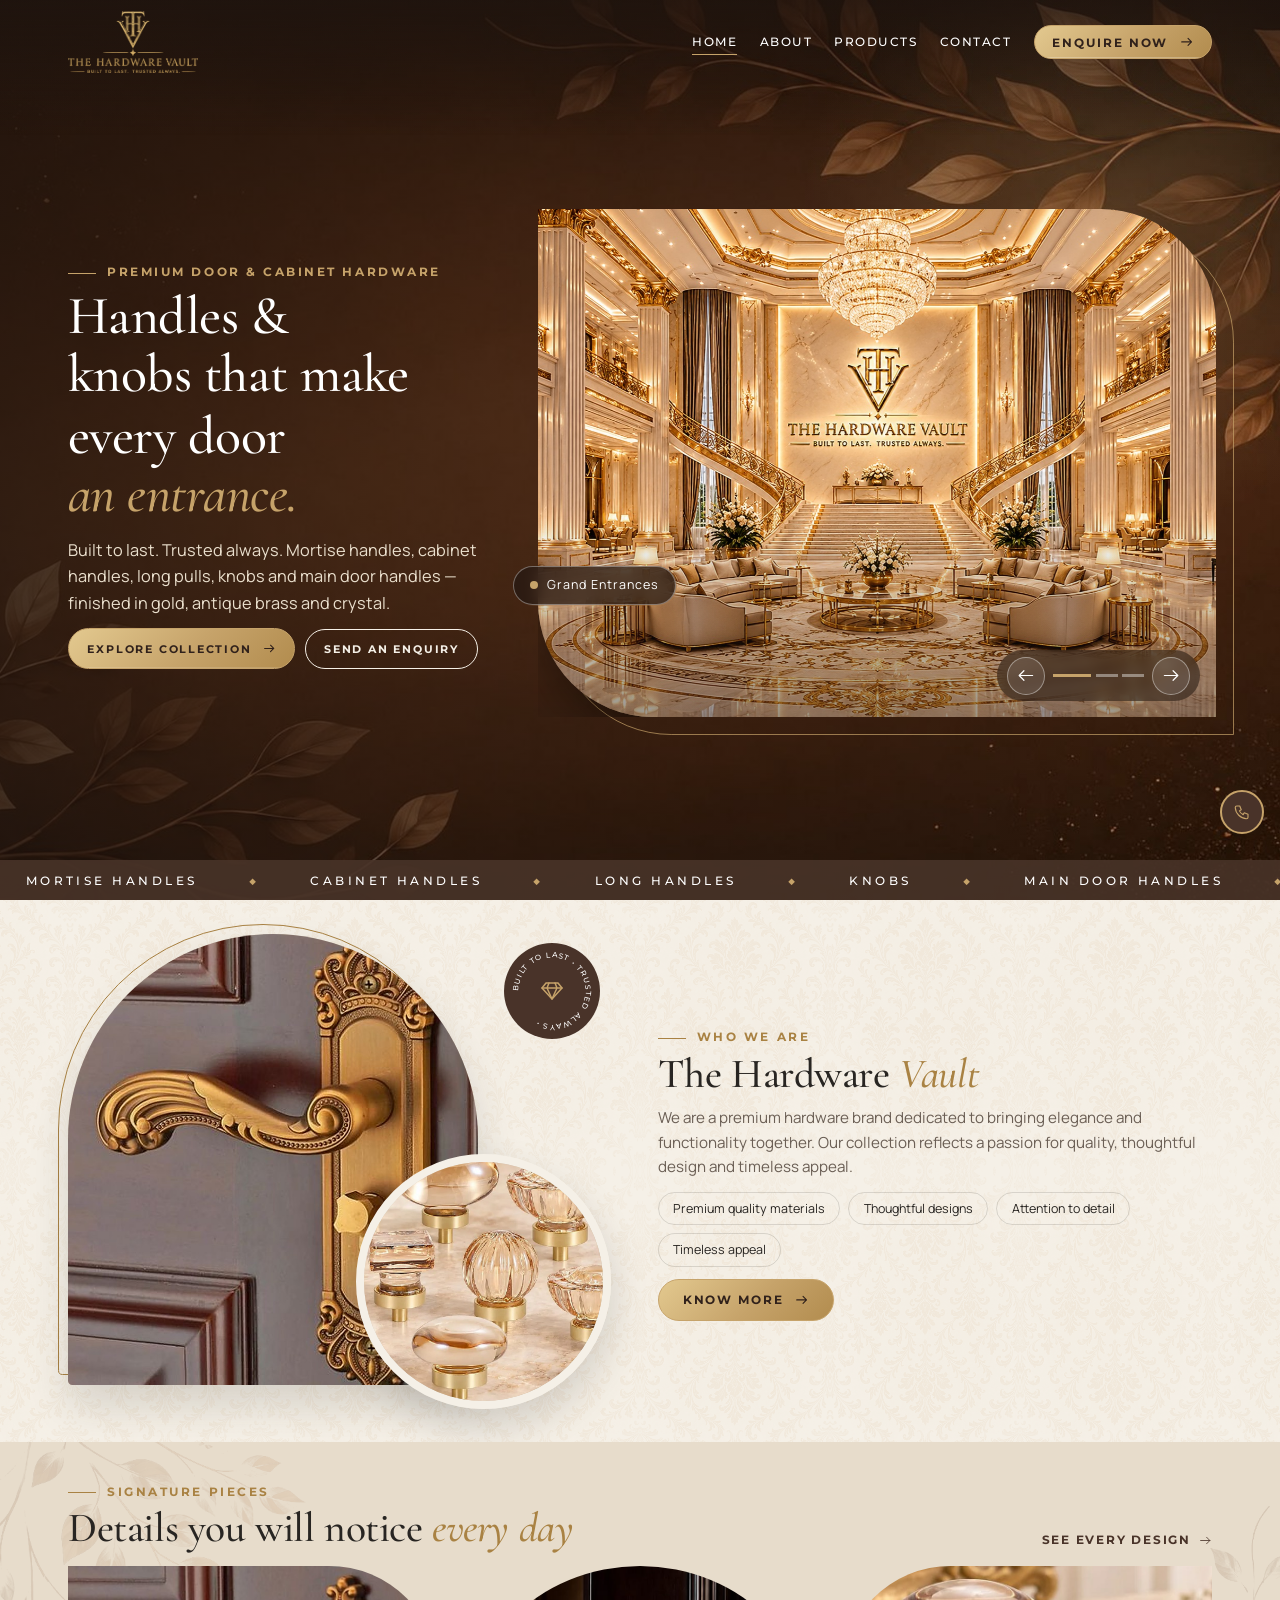
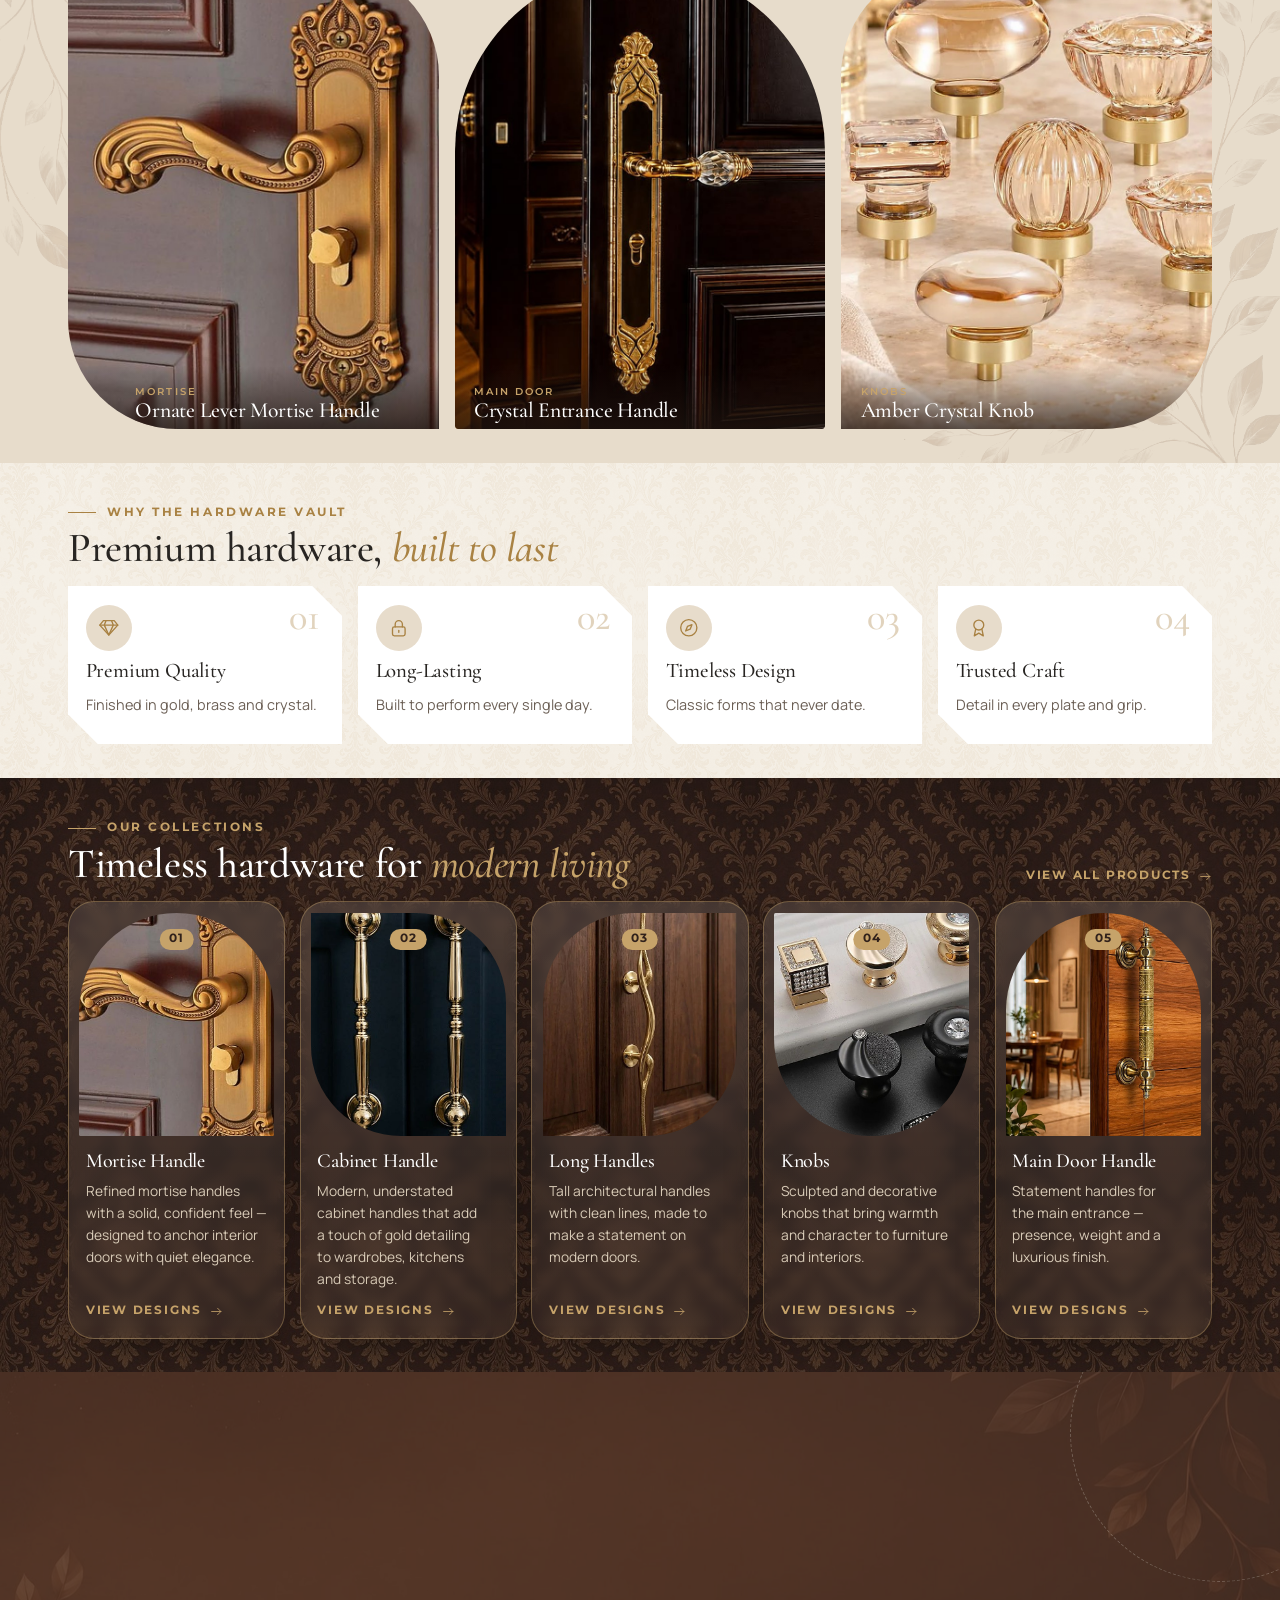
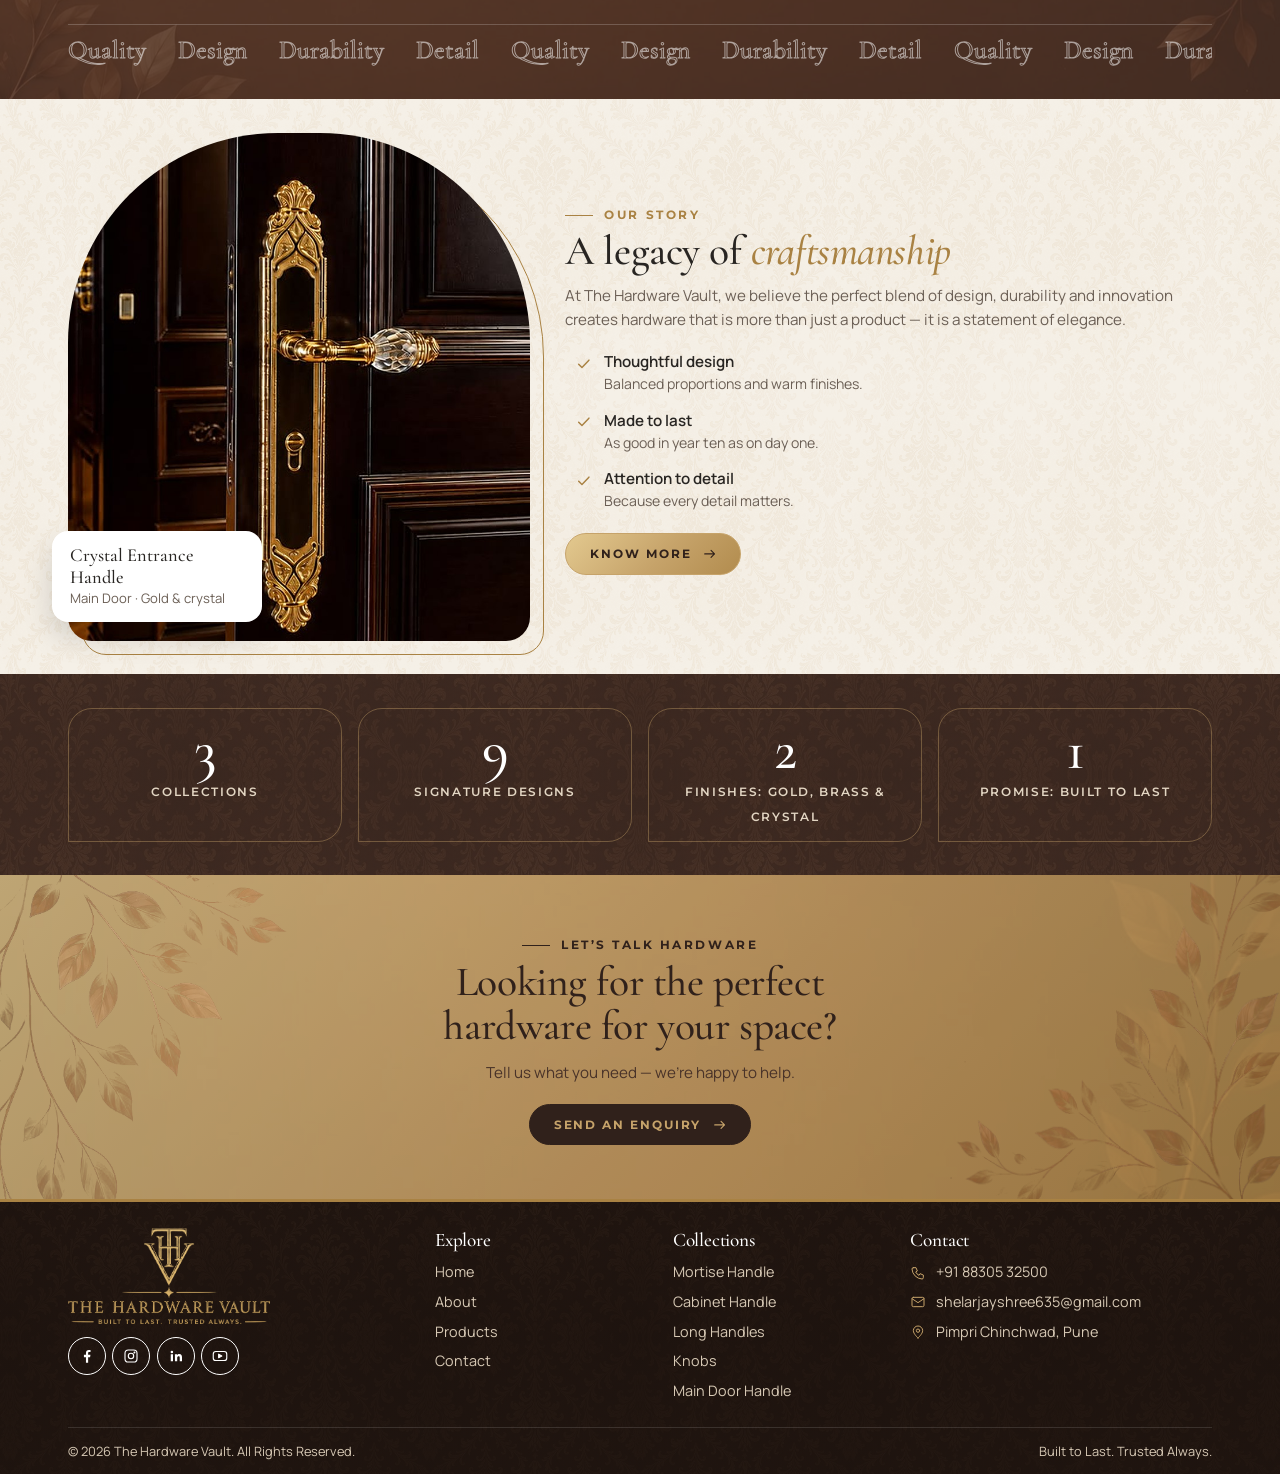
<file: index.html>
<!DOCTYPE html>
<html lang="en">

<head>
    <meta charset="UTF-8">
    <meta name="viewport" content="width=device-width, initial-scale=1.0">
    <title>The Hardware Vault — Premium Hardware Solutions</title>
    <meta name="description"
        content="The Hardware Vault — premium luxury hardware: mortise handles, cabinet handles, long handles, knobs and main door handles. Built to last. Trusted always.">
    <meta name="theme-color" content="#30211B">
    <link rel="icon" href="favicon.ico" sizes="any">
    <link rel="icon" type="image/png" href="assets/images/favicon-64.png">
    <link rel="apple-touch-icon" href="assets/images/apple-touch-icon.png">
    <link rel="preconnect" href="https://fonts.googleapis.com">
    <link rel="preconnect" href="https://fonts.gstatic.com" crossorigin>
    <link
        href="https://fonts.googleapis.com/css2?family=Cormorant+Garamond:ital,wght@0,500;0,600;1,500&family=Manrope:wght@400;500;600;700&family=Montserrat:wght@500;600;700&display=swap"
        rel="stylesheet">
    <link rel="stylesheet" href="assets/css/style.css">
    <script>document.documentElement.classList.add('js')</script>
</head>

<body>
    <a class="skip" href="#main">Skip to content</a>
    <svg xmlns="http://www.w3.org/2000/svg" style="position:absolute;width:0;height:0;overflow:hidden"
        aria-hidden="true" focusable="false">
        <defs>
            <symbol id="i-arrow" viewBox="0 0 24 24">
                <path d="M3 12h17M14 6l6 6-6 6" />
            </symbol>
            <symbol id="i-chev" viewBox="0 0 24 24">
                <path d="M6 9l6 6 6-6" />
            </symbol>
            <symbol id="i-up" viewBox="0 0 24 24">
                <path d="M6 15l6-6 6 6" />
            </symbol>
            <symbol id="i-menu" viewBox="0 0 24 24">
                <path d="M4 7h16M4 12h16M4 17h10" />
            </symbol>
            <symbol id="i-close" viewBox="0 0 24 24">
                <path d="M6 6l12 12M18 6L6 18" />
            </symbol>
            <symbol id="i-phone" viewBox="0 0 24 24">
                <path d="M5 4h4l2 5-2.5 1.5a11 11 0 0 0 5 5L15 13l5 2v4a2 2 0 0 1-2 2A16 16 0 0 1 3 6a2 2 0 0 1 2-2z" />
            </symbol>
            <symbol id="i-mail" viewBox="0 0 24 24">
                <rect x="3" y="5" width="18" height="14" rx="2" />
                <path d="M3 7l9 6 9-6" />
            </symbol>
            <symbol id="i-pin" viewBox="0 0 24 24">
                <path d="M12 21s-7-6.2-7-11a7 7 0 0 1 14 0c0 4.8-7 11-7 11z" />
                <circle cx="12" cy="10" r="2.5" />
            </symbol>
            <symbol id="i-clock" viewBox="0 0 24 24">
                <circle cx="12" cy="12" r="9" />
                <path d="M12 7v5l3 2" />
            </symbol>
            <symbol id="i-gem" viewBox="0 0 24 24">
                <path d="M6 4h12l4 5-10 11L2 9z" />
                <path d="M2 9h20M9 4l-2 5 5 11 5-11-2-5" />
            </symbol>
            <symbol id="i-lock" viewBox="0 0 24 24">
                <rect x="5" y="11" width="14" height="10" rx="2" />
                <path d="M8 11V8a4 4 0 0 1 8 0v3" />
                <path d="M12 15v2" />
            </symbol>
            <symbol id="i-compass" viewBox="0 0 24 24">
                <circle cx="12" cy="12" r="9" />
                <path d="M15.5 8.5l-2 5-5 2 2-5z" />
            </symbol>
            <symbol id="i-award" viewBox="0 0 24 24">
                <circle cx="12" cy="9" r="5.5" />
                <path d="M8.5 13.8L7 21l5-3 5 3-1.5-7.2" />
            </symbol>
            <symbol id="i-pen" viewBox="0 0 24 24">
                <path d="M4 20l1-4L16 5l3 3L8 19z" />
                <path d="M14 7l3 3" />
            </symbol>
            <symbol id="i-home" viewBox="0 0 24 24">
                <path d="M3 11l9-8 9 8" />
                <path d="M5 10v10h14V10" />
                <path d="M10 20v-6h4v6" />
            </symbol>
            <symbol id="i-check" viewBox="0 0 24 24">
                <path d="M5 12.5l4.5 4.5L19 7" />
            </symbol>
            <symbol id="i-fb" viewBox="0 0 24 24">
                <path class="ic-fill"
                    d="M13.5 21v-7.5h2.6l.5-3.2h-3.1V8.4c0-.9.4-1.6 1.7-1.6h1.5V4.1c-.3 0-1.2-.1-2.2-.1-2.4 0-3.9 1.4-3.9 4v2.3H7.9v3.2h2.7V21z"
                    fill="currentColor" stroke="none" />
            </symbol>
            <symbol id="i-ig" viewBox="0 0 24 24">
                <rect x="4" y="4" width="16" height="16" rx="4.5" />
                <circle cx="12" cy="12" r="3.6" />
                <circle cx="16.6" cy="7.4" r=".6" fill="currentColor" />
            </symbol>
            <symbol id="i-in" viewBox="0 0 24 24">
                <path
                    d="M5 9.5h3V19H5zM6.5 5a1.7 1.7 0 1 1 0 3.4 1.7 1.7 0 0 1 0-3.4zM10.5 9.5h2.9v1.3c.5-.9 1.6-1.5 3-1.5 2.7 0 3.6 1.7 3.6 4.4V19h-3v-4.8c0-1.2-.3-2-1.5-2s-1.9.9-1.9 2.1V19h-3z"
                    fill="currentColor" stroke="none" />
            </symbol>
            <symbol id="i-yt" viewBox="0 0 24 24">
                <rect x="3" y="6" width="18" height="12" rx="3.5" />
                <path d="M10.2 9.6v4.8l4.2-2.4z" fill="currentColor" />
            </symbol>
        </defs>
    </svg>
    <header class="site-header" id="top">
        <div class="container">
            <div class="hbar">
                <a class="brand" href="index.html" aria-label="The Hardware Vault - Home"><img
                        src="assets/images/logo.png" width="1130" height="537"
                        alt="The Hardware Vault - Built to last. Trusted always."></a>
                <button class="menu-btn" type="button" aria-label="Toggle menu" aria-expanded="false"
                    aria-controls="mainNav"><svg class="ic m" aria-hidden="true">
                        <use href="#i-menu" />
                    </svg><svg class="ic x" aria-hidden="true">
                        <use href="#i-close" />
                    </svg></button>
                <div class="nav-wrap" id="mainNav">
                    <ul class="nav-list">
                        <li><a class="nav-link active" aria-current="page" href="index.html">Home</a></li>
                        <li><a class="nav-link" href="about.html">About</a></li>
                        <li><a class="nav-link" href="products.html">Products</a></li>
                        <li><a class="nav-link" href="contact.html">Contact</a></li>
                        <li><a class="btn-a btn-sm magnetic" href="contact.html#enquiry">Enquire Now <svg class="ic "
                                    aria-hidden="true">
                                    <use href="#i-arrow" />
                                </svg></a></li>
                    </ul>
                </div>
            </div>
        </div>
    </header>
    <main id="main">

        <section class="hero hero-split" data-slider aria-roledescription="carousel" aria-label="Featured hardware">
            <div class="hero-glow" aria-hidden="true"></div>
            <div class="container hero-grid">
                <div class="hero-copy"><span class="eyebrow">Premium door &amp; cabinet hardware</span>
                    <h1><span class="lw"><span class="ln">Handles &amp; knobs that make</span></span><span
                            class="lw"><span class="ln">every door <em>an entrance.</em></span></span></h1>
                    <p>Built to last. Trusted always. Mortise handles, cabinet handles, long pulls, knobs and main door
                        handles &mdash; finished in gold, antique brass and crystal.</p>
                    <div class="lead-row"><a class="btn-a magnetic" href="products.html">Explore Collection <svg
                                class="ic " aria-hidden="true">
                                <use href="#i-arrow" />
                            </svg></a><a class="btn-a btn-o" href="contact.html#enquiry">Send an Enquiry</a></div>
                </div>
                <div class="hero-stage stage-land shape-leaf" data-stage>
                    <div class="stage-ring" aria-hidden="true"></div>
                    <div class="arch-frame">
                        <div class="hero-bg">
                            <figure class="slide is-on" data-cap="Grand Entrances"><img
                                    src="assets/images/hero/contact-hero.jpg" fetchpriority="high" decoding="async"
                                    alt="Grand luxury lobby with The Hardware Vault logo" style="--pos:50% 50%">
                            </figure>
                            <figure class="slide" data-cap="Statement Main Doors"><img
                                    src="assets/images/hero/home-hero.jpg"
                                    alt="Gold mortise handle on a dark panelled door" style="--pos:62% 55%"
                                    loading="lazy"></figure>
                            <figure class="slide" data-cap="Crystal &amp; Gold Knobs"><img
                                    src="assets/images/about/commitment.jpg" alt="Amber crystal knobs with gold bases"
                                    style="--pos:50% 45%" loading="lazy"></figure>
                        </div>
                    </div><span class="chip float"><i class="dot"></i> <span class="cap-t" aria-live="polite">Grand
                            Entrances</span></span>
                    <div class="hero-ctrl"><button class="arrow prev" type="button" aria-label="Previous slide"><svg
                                class="ic " aria-hidden="true">
                                <use href="#i-arrow" />
                            </svg></button>
                        <div class="dots"><button type="button" aria-label="Slide 1" class="is-on"></button><button
                                type="button" aria-label="Slide 2"></button><button type="button"
                                aria-label="Slide 3"></button></div><button class="arrow next" type="button"
                            aria-label="Next slide"><svg class="ic " aria-hidden="true">
                                <use href="#i-arrow" />
                            </svg></button>
                    </div>
                </div>
            </div>
            <div class="hero-marq" aria-hidden="true">
                <div><span>Mortise Handles</span><span>Cabinet Handles</span><span>Long
                        Handles</span><span>Knobs</span><span>Main Door Handles</span><span>Built to last. Trusted
                        always.</span><span>Mortise Handles</span><span>Cabinet Handles</span><span>Long
                        Handles</span><span>Knobs</span><span>Main Door Handles</span><span>Built to last. Trusted
                        always.</span></div>
            </div>
        </section>

        <section class="sec">
            <div class="container">
                <div class="cols cols-2">
                    <div>
                        <div class="layer tilt">
                            <div class="ph r45 a zoom" data-mask><img src="assets/images/products/mortise-1.jpg"
                                    alt="Ornate lever mortise handle in gold" loading="lazy"></div>
                            <div class="ph r11 b zoom"><img src="assets/images/products/knobs-1.jpg"
                                    alt="Amber crystal knob" loading="lazy"></div>
                            <div class="spin"><svg class="ring-t" viewBox="0 0 100 100" aria-hidden="true">
                                    <defs>
                                        <path id="cp" d="M50 50m-38 0a38 38 0 1 1 76 0a38 38 0 1 1-76 0" />
                                    </defs><text>
                                        <textPath href="#cp">Built to last &bull; Trusted always &bull;</textPath>
                                    </text>
                                </svg><svg class="ic " aria-hidden="true">
                                    <use href="#i-gem" />
                                </svg></div>
                        </div>
                    </div>
                    <div data-reveal><span class="eyebrow">Who we are</span>
                        <h2>The Hardware <em>Vault</em></h2>
                        <p>We are a premium hardware brand dedicated to bringing elegance and functionality together.
                            Our collection reflects a passion for quality, thoughtful design and timeless appeal.</p>
                        <div class="ticks"><span>Premium quality materials</span><span>Thoughtful
                                designs</span><span>Attention to detail</span><span>Timeless appeal</span></div>
                        <a class="btn-a magnetic" href="about.html">Know More <svg class="ic " aria-hidden="true">
                                <use href="#i-arrow" />
                            </svg></a>
                    </div>
                </div>
            </div>
        </section>

        <section class="sec sec-alt" id="signature">
            <div class="container">
                <div class="head head-row" data-reveal>
                    <div><span class="eyebrow">Signature Pieces</span>
                        <h2>Details you will notice <em>every day</em></h2>
                    </div><a class="lnk" href="products.html">See every design <svg class="ic " aria-hidden="true">
                            <use href="#i-arrow" />
                        </svg></a>
                </div>
                <div class="proj-grid"><a class="pcard zoom" data-reveal href="products.html#mortise-handle"
                        aria-label="Ornate Lever Mortise Handle">
                        <div class="ph"><img src="assets/images/products/mortise-1.jpg"
                                alt="Ornate Lever Mortise Handle" style="--pos:50% 50%" loading="lazy"></div><span
                            class="arr"><svg class="ic " aria-hidden="true">
                                <use href="#i-arrow" />
                            </svg></span>
                        <div class="cap"><small>Mortise</small>
                            <h3>Ornate Lever Mortise Handle</h3>
                        </div>
                    </a><a class="pcard zoom" data-reveal href="products.html#main-door-handle"
                        aria-label="Crystal Entrance Handle">
                        <div class="ph"><img src="assets/images/products/main-door-2.jpg" alt="Crystal Entrance Handle"
                                style="--pos:50% 50%" loading="lazy"></div><span class="arr"><svg class="ic "
                                aria-hidden="true">
                                <use href="#i-arrow" />
                            </svg></span>
                        <div class="cap"><small>Main Door</small>
                            <h3>Crystal Entrance Handle</h3>
                        </div>
                    </a><a class="pcard zoom" data-reveal href="products.html#knobs" aria-label="Amber Crystal Knob">
                        <div class="ph"><img src="assets/images/products/knobs-1.jpg" alt="Amber Crystal Knob"
                                style="--pos:50% 50%" loading="lazy"></div><span class="arr"><svg class="ic "
                                aria-hidden="true">
                                <use href="#i-arrow" />
                            </svg></span>
                        <div class="cap"><small>Knobs</small>
                            <h3>Amber Crystal Knob</h3>
                        </div>
                    </a></div>
            </div>
        </section>

        <section class="sec">
            <div class="container">
                <div class="head head-row" data-reveal>
                    <div><span class="eyebrow">Why The Hardware Vault</span>
                        <h2>Premium hardware, <em>built to last</em></h2>
                    </div>
                </div>
                <div class="g4">
                    <div data-reveal>
                        <div class="scard"><b class="sn">01</b><span class="ic-wrap"><svg class="ic "
                                    aria-hidden="true">
                                    <use href="#i-gem" />
                                </svg></span>
                            <h3>Premium Quality</h3>
                            <p class="mb-0">Finished in gold, brass and crystal.</p>
                        </div>
                    </div>
                    <div data-reveal>
                        <div class="scard"><b class="sn">02</b><span class="ic-wrap"><svg class="ic "
                                    aria-hidden="true">
                                    <use href="#i-lock" />
                                </svg></span>
                            <h3>Long-Lasting</h3>
                            <p class="mb-0">Built to perform every single day.</p>
                        </div>
                    </div>
                    <div data-reveal>
                        <div class="scard"><b class="sn">03</b><span class="ic-wrap"><svg class="ic "
                                    aria-hidden="true">
                                    <use href="#i-compass" />
                                </svg></span>
                            <h3>Timeless Design</h3>
                            <p class="mb-0">Classic forms that never date.</p>
                        </div>
                    </div>
                    <div data-reveal>
                        <div class="scard"><b class="sn">04</b><span class="ic-wrap"><svg class="ic "
                                    aria-hidden="true">
                                    <use href="#i-award" />
                                </svg></span>
                            <h3>Trusted Craft</h3>
                            <p class="mb-0">Detail in every plate and grip.</p>
                        </div>
                    </div>
                </div>
            </div>
        </section>

        <section class="sec sec-damask" id="collections">
            <div class="container">
                <div class="head head-row" data-reveal>
                    <div><span class="eyebrow">Our Collections</span>
                        <h2>Timeless hardware for <em>modern living</em></h2>
                    </div><a class="lnk" href="products.html">View all products <svg class="ic " aria-hidden="true">
                            <use href="#i-arrow" />
                        </svg></a>
                </div>
                <div class="svc-grid"><a class="svc v0" href="products.html#mortise-handle" data-reveal>
                        <div class="ph zoom"><img src="assets/images/categories/mortise.jpg" alt="Mortise Handle"
                                loading="lazy"><span class="num">01</span></div>
                        <div class="sb"><svg class="ic " aria-hidden="true">
                                <use href="#i-arrow" />
                            </svg>
                            <h3>Mortise Handle</h3>
                            <p>Refined mortise handles with a solid, confident feel &mdash; designed to anchor interior
                                doors with quiet elegance.</p><span class="lnk">View designs <svg class="ic "
                                    aria-hidden="true">
                                    <use href="#i-arrow" />
                                </svg></span>
                        </div>
                    </a><a class="svc v1" href="products.html#cabinet-handle" data-reveal>
                        <div class="ph zoom"><img src="assets/images/categories/cabinet.jpg" alt="Cabinet Handle"
                                loading="lazy"><span class="num">02</span></div>
                        <div class="sb"><svg class="ic " aria-hidden="true">
                                <use href="#i-arrow" />
                            </svg>
                            <h3>Cabinet Handle</h3>
                            <p>Modern, understated cabinet handles that add a touch of gold detailing to wardrobes,
                                kitchens and storage.</p><span class="lnk">View designs <svg class="ic "
                                    aria-hidden="true">
                                    <use href="#i-arrow" />
                                </svg></span>
                        </div>
                    </a><a class="svc v2" href="products.html#long-handles" data-reveal>
                        <div class="ph zoom"><img src="assets/images/categories/long.jpg" alt="Long Handles"
                                loading="lazy"><span class="num">03</span></div>
                        <div class="sb"><svg class="ic " aria-hidden="true">
                                <use href="#i-arrow" />
                            </svg>
                            <h3>Long Handles</h3>
                            <p>Tall architectural handles with clean lines, made to make a statement on modern doors.
                            </p><span class="lnk">View designs <svg class="ic " aria-hidden="true">
                                    <use href="#i-arrow" />
                                </svg></span>
                        </div>
                    </a><a class="svc v3" href="products.html#knobs" data-reveal>
                        <div class="ph zoom"><img src="assets/images/categories/knobs.jpg" alt="Knobs"
                                loading="lazy"><span class="num">04</span></div>
                        <div class="sb"><svg class="ic " aria-hidden="true">
                                <use href="#i-arrow" />
                            </svg>
                            <h3>Knobs</h3>
                            <p>Sculpted and decorative knobs that bring warmth and character to furniture and interiors.
                            </p><span class="lnk">View designs <svg class="ic " aria-hidden="true">
                                    <use href="#i-arrow" />
                                </svg></span>
                        </div>
                    </a><a class="svc v4" href="products.html#main-door-handle" data-reveal>
                        <div class="ph zoom"><img src="assets/images/categories/main-door.jpg" alt="Main Door Handle"
                                loading="lazy"><span class="num">05</span></div>
                        <div class="sb"><svg class="ic " aria-hidden="true">
                                <use href="#i-arrow" />
                            </svg>
                            <h3>Main Door Handle</h3>
                            <p>Statement handles for the main entrance &mdash; presence, weight and a luxurious finish.
                            </p><span class="lnk">View designs <svg class="ic " aria-hidden="true">
                                    <use href="#i-arrow" />
                                </svg></span>
                        </div>
                    </a></div>
            </div>
        </section>

        <section class="band" id="philosophy">
            <div class="ring"></div>
            <div class="bg" data-parallax><img src="assets/images/bg/leaves-wide.jpg" alt="" loading="lazy"></div>
            <div class="container">
                <div class="cols cols-5-7">
                    <div data-reveal><span class="eyebrow">Our Philosophy</span>
                        <h2>What guides <em>everything we do</em></h2>
                        <p class="mb-0">The handle is the first thing you touch, and the detail you remember.</p>
                    </div>
                    <div class="g3">
                        <div data-reveal>
                            <div class="pillar"><b>01</b>
                                <h4>Quality Without Compromise</h4>
                                <p>Every piece is chosen and finished with care, so it looks refined and performs
                                    reliably day after day.</p>
                            </div>
                        </div>
                        <div data-reveal>
                            <div class="pillar"><b>02</b>
                                <h4>Design That Inspires</h4>
                                <p>Clean lines, warm finishes and balanced proportions that elevate the spaces they live
                                    in.</p>
                            </div>
                        </div>
                        <div data-reveal>
                            <div class="pillar"><b>03</b>
                                <h4>Built for Everyday Living</h4>
                                <p>Hardware that feels natural to use &mdash; comfortable, dependable and made to last.
                                </p>
                            </div>
                        </div>
                    </div>
                </div>
                <div class="ticker" aria-hidden="true">
                    <div>
                        <span>Quality</span><span>Design</span><span>Durability</span><span>Detail</span><span>Quality</span><span>Design</span><span>Durability</span><span>Detail</span><span>Quality</span><span>Design</span><span>Durability</span><span>Detail</span><span>Quality</span><span>Design</span><span>Durability</span><span>Detail</span><span>Quality</span><span>Design</span><span>Durability</span><span>Detail</span><span>Quality</span><span>Design</span><span>Durability</span><span>Detail</span><span>Quality</span><span>Design</span><span>Durability</span><span>Detail</span><span>Quality</span><span>Design</span><span>Durability</span><span>Detail</span>
                    </div>
                </div>
            </div>
        </section>

        <section class="sec" id="legacy">
            <div class="container">
                <div class="cols cols-5-7">
                    <div class="order-1">
                        <div class="frame tilt">
                            <div class="ph r45 zoom" data-mask><img src="assets/images/products/main-door-2.jpg"
                                    alt="Crystal entrance handle on a dark wood door" loading="lazy"></div>
                            <div class="fcard"><b>Crystal Entrance Handle</b>Main Door &middot; Gold &amp; crystal</div>
                        </div>
                    </div>
                    <div data-reveal><span class="eyebrow">Our Story</span>
                        <h2>A legacy of <em>craftsmanship</em></h2>
                        <p>At The Hardware Vault, we believe the perfect blend of design, durability and innovation
                            creates hardware that is more than just a product &mdash; it is a statement of elegance.</p>
                        <ul class="fl">
                            <li><svg class="ic " aria-hidden="true">
                                    <use href="#i-check" />
                                </svg>
                                <div><strong>Thoughtful design</strong><span>Balanced proportions and warm
                                        finishes.</span></div>
                            </li>
                            <li><svg class="ic " aria-hidden="true">
                                    <use href="#i-check" />
                                </svg>
                                <div><strong>Made to last</strong><span>As good in year ten as on day one.</span></div>
                            </li>
                            <li><svg class="ic " aria-hidden="true">
                                    <use href="#i-check" />
                                </svg>
                                <div><strong>Attention to detail</strong><span>Because every detail matters.</span>
                                </div>
                            </li>
                        </ul>
                        <a class="btn-a magnetic" href="about.html">Know More <svg class="ic " aria-hidden="true">
                                <use href="#i-arrow" />
                            </svg></a>
                    </div>
                </div>
            </div>
        </section>

        <section class="sec sec-brown">
            <div class="container">
                <div class="g4 stats">
                    <div class="stat" data-reveal><b><span data-count="5">0</span></b><span>Collections</span></div>
                    <div class="stat" data-reveal><b><span data-count="15">0</span></b><span>Signature designs</span>
                    </div>
                    <div class="stat" data-reveal><b><span data-count="3">0</span></b><span>Finishes: gold, brass &amp;
                            crystal</span></div>
                    <div class="stat" data-reveal><b><span data-count="1">0</span></b><span>Promise: built to
                            last</span></div>
                </div>
            </div>
        </section>

        <section class="cta">
            <div class="cta-bg"><img src="assets/images/bg/leaves-tall.jpg" alt="" loading="lazy" style="--pos:50% 52%">
            </div>
            <div class="container" data-reveal><span class="eyebrow">Let&rsquo;s talk hardware</span>
                <h2>Looking for the perfect hardware for your space?</h2>
                <p>Tell us what you need &mdash; we&rsquo;re happy to help.</p>
                <a class="btn-a magnetic" href="contact.html#enquiry">Send an Enquiry <svg class="ic "
                        aria-hidden="true">
                        <use href="#i-arrow" />
                    </svg></a>
            </div>
        </section>
    </main>
    <footer>
        <div class="container">
            <div class="foot-grid">
                <div><a class="brand" href="index.html" aria-label="The Hardware Vault - Home"><img
                            src="assets/images/logo.png" width="1130" height="537" alt="The Hardware Vault"
                            loading="lazy"></a>
                    <div class="soc"><a href="#" aria-label="Facebook"><svg class="ic " aria-hidden="true">
                                <use href="#i-fb" />
                            </svg></a><a href="#" aria-label="Instagram"><svg class="ic " aria-hidden="true">
                                <use href="#i-ig" />
                            </svg></a><a href="#" aria-label="LinkedIn"><svg class="ic " aria-hidden="true">
                                <use href="#i-in" />
                            </svg></a><a href="#" aria-label="YouTube"><svg class="ic " aria-hidden="true">
                                <use href="#i-yt" />
                            </svg></a></div>
                </div>
                <div>
                    <h4>Explore</h4>
                    <ul>
                        <li><a href="index.html">Home</a></li>
                        <li><a href="about.html">About</a></li>
                        <li><a href="products.html">Products</a></li>
                        <li><a href="contact.html">Contact</a></li>
                    </ul>
                </div>
                <div>
                    <h4>Collections</h4>
                    <ul>
                        <li><a href="products.html#mortise-handle">Mortise Handle</a></li>
                        <li><a href="products.html#cabinet-handle">Cabinet Handle</a></li>
                        <li><a href="products.html#long-handles">Long Handles</a></li>
                        <li><a href="products.html#knobs">Knobs</a></li>
                        <li><a href="products.html#main-door-handle">Main Door Handle</a></li>
                    </ul>
                </div>
                <div>
                    <h4>Contact</h4>
                    <ul>
                        <li><svg class="ic " aria-hidden="true">
                                <use href="#i-phone" />
                            </svg><a href="tel:+918830532500">+91 88305 32500</a></li>
                        <li><svg class="ic " aria-hidden="true">
                                <use href="#i-mail" />
                            </svg><a href="mailto:shelarjayshree635@gmail.com">shelarjayshree635@gmail.com</a></li>
                        <li><svg class="ic " aria-hidden="true">
                                <use href="#i-pin" />
                            </svg><span>Pimpri Chinchwad, Pune</span></li>
                    </ul>
                </div>
            </div>
            <div class="copy"><span>&copy; <span id="year">2026</span> The Hardware Vault. All Rights
                    Reserved.</span><span>Built to Last. Trusted Always.</span></div>
        </div>
        <button class="totop" type="button" aria-label="Back to top"><svg class="ic " aria-hidden="true">
                <use href="#i-up" />
            </svg></button>
        <a class="call-fab" href="tel:+918830532500" aria-label="Call us"><svg class="ic " aria-hidden="true">
                <use href="#i-phone" />
            </svg></a>
    </footer>
    <script src="assets/js/main.js"></script>
</body>

</html>
</file>
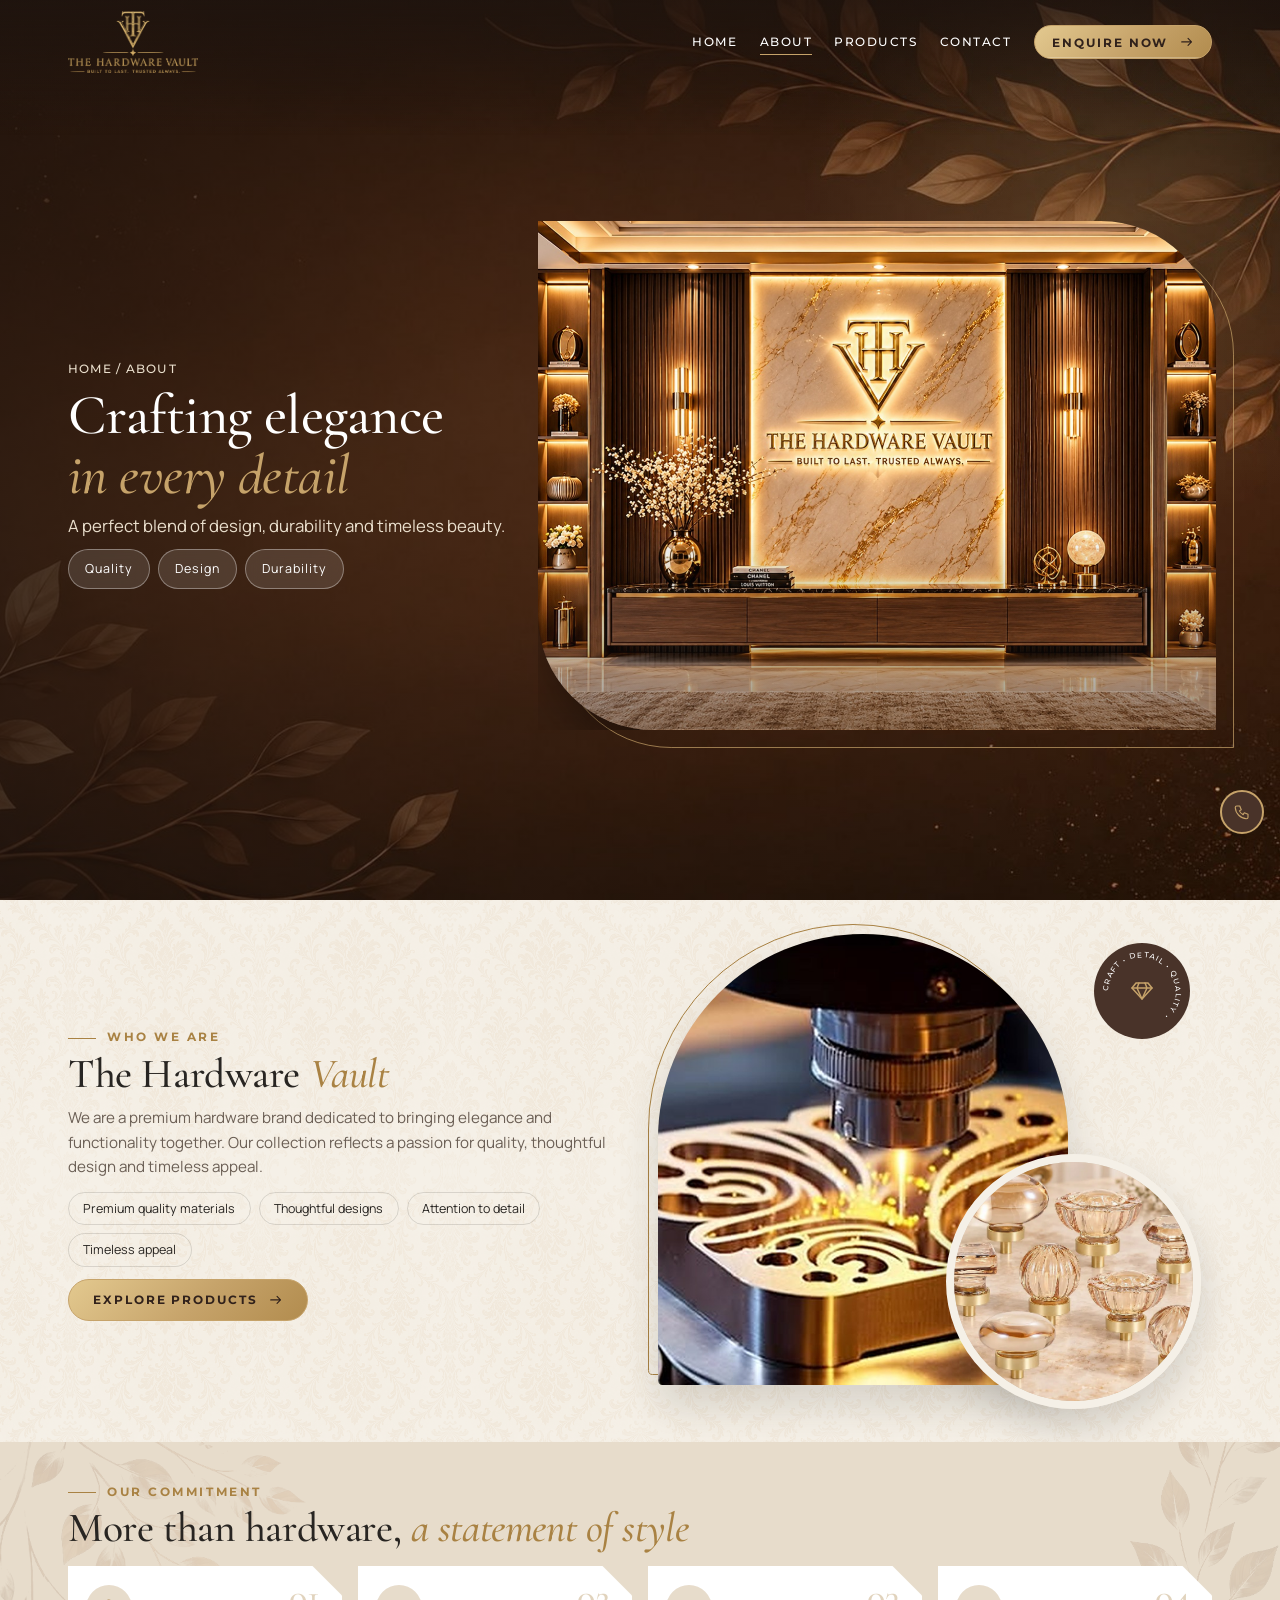
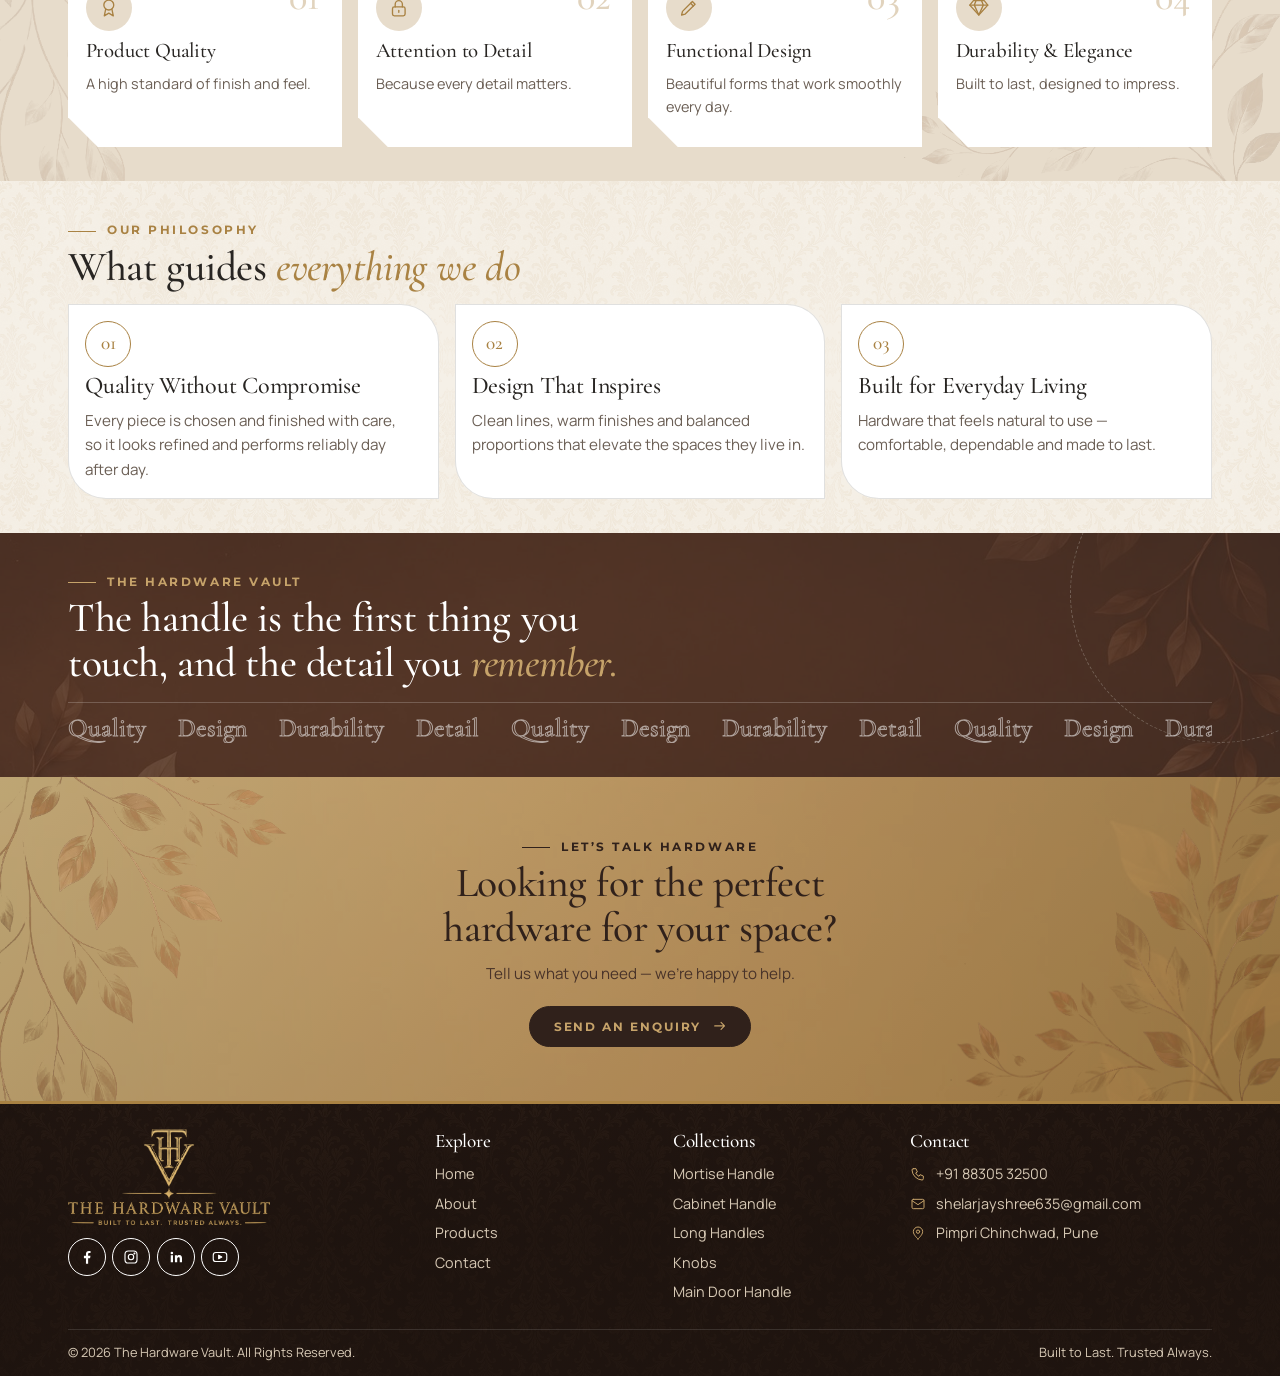
<file: about.html>
<!DOCTYPE html>
<html lang="en">
<head>
<meta charset="UTF-8">
<meta name="viewport" content="width=device-width, initial-scale=1.0">
<title>About — The Hardware Vault</title>
<meta name="description" content="The Hardware Vault is a premium hardware brand dedicated to bringing elegance and functionality together.">
<meta name="theme-color" content="#30211B">
<link rel="icon" href="favicon.ico" sizes="any">
<link rel="icon" type="image/png" href="assets/images/favicon-64.png">
<link rel="apple-touch-icon" href="assets/images/apple-touch-icon.png">
<link rel="preconnect" href="https://fonts.googleapis.com"><link rel="preconnect" href="https://fonts.gstatic.com" crossorigin><link href="https://fonts.googleapis.com/css2?family=Cormorant+Garamond:ital,wght@0,500;0,600;1,500&family=Manrope:wght@400;500;600;700&family=Montserrat:wght@500;600;700&display=swap" rel="stylesheet">
<link rel="stylesheet" href="assets/css/style.css">
<script>document.documentElement.classList.add('js')</script>
</head>
<body>
<a class="skip" href="#main">Skip to content</a>
<svg xmlns="http://www.w3.org/2000/svg" style="position:absolute;width:0;height:0;overflow:hidden" aria-hidden="true" focusable="false"><defs>
<symbol id="i-arrow" viewBox="0 0 24 24"><path d="M3 12h17M14 6l6 6-6 6"/></symbol>
<symbol id="i-chev" viewBox="0 0 24 24"><path d="M6 9l6 6 6-6"/></symbol>
<symbol id="i-up" viewBox="0 0 24 24"><path d="M6 15l6-6 6 6"/></symbol>
<symbol id="i-menu" viewBox="0 0 24 24"><path d="M4 7h16M4 12h16M4 17h10"/></symbol>
<symbol id="i-close" viewBox="0 0 24 24"><path d="M6 6l12 12M18 6L6 18"/></symbol>
<symbol id="i-phone" viewBox="0 0 24 24"><path d="M5 4h4l2 5-2.5 1.5a11 11 0 0 0 5 5L15 13l5 2v4a2 2 0 0 1-2 2A16 16 0 0 1 3 6a2 2 0 0 1 2-2z"/></symbol>
<symbol id="i-mail" viewBox="0 0 24 24"><rect x="3" y="5" width="18" height="14" rx="2"/><path d="M3 7l9 6 9-6"/></symbol>
<symbol id="i-pin" viewBox="0 0 24 24"><path d="M12 21s-7-6.2-7-11a7 7 0 0 1 14 0c0 4.8-7 11-7 11z"/><circle cx="12" cy="10" r="2.5"/></symbol>
<symbol id="i-clock" viewBox="0 0 24 24"><circle cx="12" cy="12" r="9"/><path d="M12 7v5l3 2"/></symbol>
<symbol id="i-gem" viewBox="0 0 24 24"><path d="M6 4h12l4 5-10 11L2 9z"/><path d="M2 9h20M9 4l-2 5 5 11 5-11-2-5"/></symbol>
<symbol id="i-lock" viewBox="0 0 24 24"><rect x="5" y="11" width="14" height="10" rx="2"/><path d="M8 11V8a4 4 0 0 1 8 0v3"/><path d="M12 15v2"/></symbol>
<symbol id="i-compass" viewBox="0 0 24 24"><circle cx="12" cy="12" r="9"/><path d="M15.5 8.5l-2 5-5 2 2-5z"/></symbol>
<symbol id="i-award" viewBox="0 0 24 24"><circle cx="12" cy="9" r="5.5"/><path d="M8.5 13.8L7 21l5-3 5 3-1.5-7.2"/></symbol>
<symbol id="i-pen" viewBox="0 0 24 24"><path d="M4 20l1-4L16 5l3 3L8 19z"/><path d="M14 7l3 3"/></symbol>
<symbol id="i-home" viewBox="0 0 24 24"><path d="M3 11l9-8 9 8"/><path d="M5 10v10h14V10"/><path d="M10 20v-6h4v6"/></symbol>
<symbol id="i-check" viewBox="0 0 24 24"><path d="M5 12.5l4.5 4.5L19 7"/></symbol>
<symbol id="i-fb" viewBox="0 0 24 24"><path class="ic-fill" d="M13.5 21v-7.5h2.6l.5-3.2h-3.1V8.4c0-.9.4-1.6 1.7-1.6h1.5V4.1c-.3 0-1.2-.1-2.2-.1-2.4 0-3.9 1.4-3.9 4v2.3H7.9v3.2h2.7V21z" fill="currentColor" stroke="none"/></symbol>
<symbol id="i-ig" viewBox="0 0 24 24"><rect x="4" y="4" width="16" height="16" rx="4.5"/><circle cx="12" cy="12" r="3.6"/><circle cx="16.6" cy="7.4" r=".6" fill="currentColor"/></symbol>
<symbol id="i-in" viewBox="0 0 24 24"><path d="M5 9.5h3V19H5zM6.5 5a1.7 1.7 0 1 1 0 3.4 1.7 1.7 0 0 1 0-3.4zM10.5 9.5h2.9v1.3c.5-.9 1.6-1.5 3-1.5 2.7 0 3.6 1.7 3.6 4.4V19h-3v-4.8c0-1.2-.3-2-1.5-2s-1.9.9-1.9 2.1V19h-3z" fill="currentColor" stroke="none"/></symbol>
<symbol id="i-yt" viewBox="0 0 24 24"><rect x="3" y="6" width="18" height="12" rx="3.5"/><path d="M10.2 9.6v4.8l4.2-2.4z" fill="currentColor"/></symbol>
</defs></svg>
<header class="site-header" id="top"><div class="container"><div class="hbar">
<a class="brand" href="index.html" aria-label="The Hardware Vault - Home"><img src="assets/images/logo.png" width="1130" height="537" alt="The Hardware Vault - Built to last. Trusted always."></a>
<button class="menu-btn" type="button" aria-label="Toggle menu" aria-expanded="false" aria-controls="mainNav"><svg class="ic m" aria-hidden="true"><use href="#i-menu"/></svg><svg class="ic x" aria-hidden="true"><use href="#i-close"/></svg></button>
<div class="nav-wrap" id="mainNav"><ul class="nav-list">
<li><a class="nav-link" href="index.html">Home</a></li>
<li><a class="nav-link active" aria-current="page" href="about.html">About</a></li>
<li><a class="nav-link" href="products.html">Products</a></li>
<li><a class="nav-link" href="contact.html">Contact</a></li>
<li><a class="btn-a btn-sm magnetic" href="contact.html#enquiry">Enquire Now <svg class="ic " aria-hidden="true"><use href="#i-arrow"/></svg></a></li>
</ul></div></div></div></header>
<main id="main">
<section class="page-hero ph-split"><div class="hero-glow" aria-hidden="true"></div>
<div class="container ph-grid"><div class="ph-copy"><p class="crumb mb-2"><a href="index.html">Home</a> / About</p><h1>Crafting elegance <em>in every detail</em></h1><p class="sub" style="max-width:520px">A perfect blend of design, durability and timeless beauty.</p><div class="chips"><span class="chip">Quality</span><span class="chip">Design</span><span class="chip">Durability</span></div></div>
<div class="ph-stage shape-leaf stage-land" data-stage><div class="stage-ring" aria-hidden="true"></div><div class="arch-frame ph-bg"><img decoding="async" fetchpriority="high" src="assets/images/hero/about-hero.jpg" alt="" style="--pos:50% 50%"></div></div></div></section>

<section class="sec" id="who-we-are"><div class="container"><div class="cols cols-2">
<div data-reveal><span class="eyebrow">Who We Are</span><h2>The Hardware <em>Vault</em></h2><p>We are a premium hardware brand dedicated to bringing elegance and functionality together. Our collection reflects a passion for quality, thoughtful design and timeless appeal.</p>
<div class="ticks"><span>Premium quality materials</span><span>Thoughtful designs</span><span>Attention to detail</span><span>Timeless appeal</span></div>
<a class="btn-a magnetic" href="products.html">Explore Products <svg class="ic " aria-hidden="true"><use href="#i-arrow"/></svg></a></div>
<div><div class="layer tilt"><div class="ph r45 a zoom" data-mask><img src="assets/images/about/craft.jpg" alt="Precision metal craftsmanship" loading="lazy" style="--pos:52% 50%"></div><div class="ph r11 b zoom"><img src="assets/images/about/commitment.jpg" alt="Amber crystal and gold decorative knobs" loading="lazy"></div><div class="spin"><svg class="ring-t" viewBox="0 0 100 100" aria-hidden="true"><defs><path id="cp" d="M50 50m-38 0a38 38 0 1 1 76 0a38 38 0 1 1-76 0"/></defs><text><textPath href="#cp">Craft &bull; Detail &bull; Quality &bull;</textPath></text></svg><svg class="ic " aria-hidden="true"><use href="#i-gem"/></svg></div></div></div></div></div></section>

<section class="sec sec-alt" id="commitment"><div class="container"><div class="head" data-reveal><span class="eyebrow">Our Commitment</span><h2>More than hardware, <em>a statement of style</em></h2></div><div class="g4"><div data-reveal><div class="scard"><b class="sn">01</b><span class="ic-wrap"><svg class="ic " aria-hidden="true"><use href="#i-award"/></svg></span><h3>Product Quality</h3><p class="mb-0">A high standard of finish and feel.</p></div></div><div data-reveal><div class="scard"><b class="sn">02</b><span class="ic-wrap"><svg class="ic " aria-hidden="true"><use href="#i-lock"/></svg></span><h3>Attention to Detail</h3><p class="mb-0">Because every detail matters.</p></div></div><div data-reveal><div class="scard"><b class="sn">03</b><span class="ic-wrap"><svg class="ic " aria-hidden="true"><use href="#i-pen"/></svg></span><h3>Functional Design</h3><p class="mb-0">Beautiful forms that work smoothly every day.</p></div></div><div data-reveal><div class="scard"><b class="sn">04</b><span class="ic-wrap"><svg class="ic " aria-hidden="true"><use href="#i-gem"/></svg></span><h3>Durability &amp; Elegance</h3><p class="mb-0">Built to last, designed to impress.</p></div></div></div></div></section>

<section class="sec" id="philosophy"><div class="container"><div class="head" data-reveal><span class="eyebrow">Our Philosophy</span><h2>What guides <em>everything we do</em></h2></div><div class="g3 steps">
<div data-reveal><div class="step"><div class="n">01</div><h3>Quality Without Compromise</h3><p class="mb-0">Every piece is chosen and finished with care, so it looks refined and performs reliably day after day.</p></div></div>
<div data-reveal><div class="step"><div class="n">02</div><h3>Design That Inspires</h3><p class="mb-0">Clean lines, warm finishes and balanced proportions that elevate the spaces they live in.</p></div></div>
<div data-reveal><div class="step"><div class="n">03</div><h3>Built for Everyday Living</h3><p class="mb-0">Hardware that feels natural to use &mdash; comfortable, dependable and made to last.</p></div></div></div></div></section>

<section class="band"><div class="ring"></div><div class="bg" data-parallax><img src="assets/images/bg/leaves-wide.jpg" alt="" loading="lazy"></div><div class="container" data-reveal><span class="eyebrow">The Hardware Vault</span><h2 style="max-width:760px">The handle is the first thing you touch, and the detail you <em>remember.</em></h2>
<div class="ticker" aria-hidden="true"><div><span>Quality</span><span>Design</span><span>Durability</span><span>Detail</span><span>Quality</span><span>Design</span><span>Durability</span><span>Detail</span><span>Quality</span><span>Design</span><span>Durability</span><span>Detail</span><span>Quality</span><span>Design</span><span>Durability</span><span>Detail</span><span>Quality</span><span>Design</span><span>Durability</span><span>Detail</span><span>Quality</span><span>Design</span><span>Durability</span><span>Detail</span><span>Quality</span><span>Design</span><span>Durability</span><span>Detail</span><span>Quality</span><span>Design</span><span>Durability</span><span>Detail</span></div></div></div></section>

<section class="cta"><div class="cta-bg"><img src="assets/images/bg/leaves-tall.jpg" alt="" loading="lazy" style="--pos:50% 50%"></div>
<div class="container" data-reveal><span class="eyebrow">Let&rsquo;s talk hardware</span><h2>Looking for the perfect hardware for your space?</h2><p>Tell us what you need &mdash; we&rsquo;re happy to help.</p>
<a class="btn-a magnetic" href="contact.html#enquiry">Send an Enquiry <svg class="ic " aria-hidden="true"><use href="#i-arrow"/></svg></a></div></section>
</main>
<footer><div class="container"><div class="foot-grid">
<div><a class="brand" href="index.html" aria-label="The Hardware Vault - Home"><img src="assets/images/logo.png" width="1130" height="537" alt="The Hardware Vault" loading="lazy"></a>
<div class="soc"><a href="#" aria-label="Facebook"><svg class="ic " aria-hidden="true"><use href="#i-fb"/></svg></a><a href="#" aria-label="Instagram"><svg class="ic " aria-hidden="true"><use href="#i-ig"/></svg></a><a href="#" aria-label="LinkedIn"><svg class="ic " aria-hidden="true"><use href="#i-in"/></svg></a><a href="#" aria-label="YouTube"><svg class="ic " aria-hidden="true"><use href="#i-yt"/></svg></a></div></div>
<div><h4>Explore</h4><ul><li><a href="index.html">Home</a></li><li><a href="about.html">About</a></li><li><a href="products.html">Products</a></li><li><a href="contact.html">Contact</a></li></ul></div>
<div><h4>Collections</h4><ul><li><a href="products.html#mortise-handle">Mortise Handle</a></li><li><a href="products.html#cabinet-handle">Cabinet Handle</a></li><li><a href="products.html#long-handles">Long Handles</a></li><li><a href="products.html#knobs">Knobs</a></li><li><a href="products.html#main-door-handle">Main Door Handle</a></li></ul></div>
<div><h4>Contact</h4><ul>
<li><svg class="ic " aria-hidden="true"><use href="#i-phone"/></svg><a href="tel:+918830532500">+91 88305 32500</a></li>
<li><svg class="ic " aria-hidden="true"><use href="#i-mail"/></svg><a href="mailto:shelarjayshree635@gmail.com">shelarjayshree635@gmail.com</a></li>
<li><svg class="ic " aria-hidden="true"><use href="#i-pin"/></svg><span>Pimpri Chinchwad, Pune</span></li></ul></div>
</div>
<div class="copy"><span>&copy; <span id="year">2026</span> The Hardware Vault. All Rights Reserved.</span><span>Built to Last. Trusted Always.</span></div></div>
<button class="totop" type="button" aria-label="Back to top"><svg class="ic " aria-hidden="true"><use href="#i-up"/></svg></button>
<a class="call-fab" href="tel:+918830532500" aria-label="Call us"><svg class="ic " aria-hidden="true"><use href="#i-phone"/></svg></a>
</footer>
<script src="assets/js/main.js"></script>
</body>
</html>
</file>
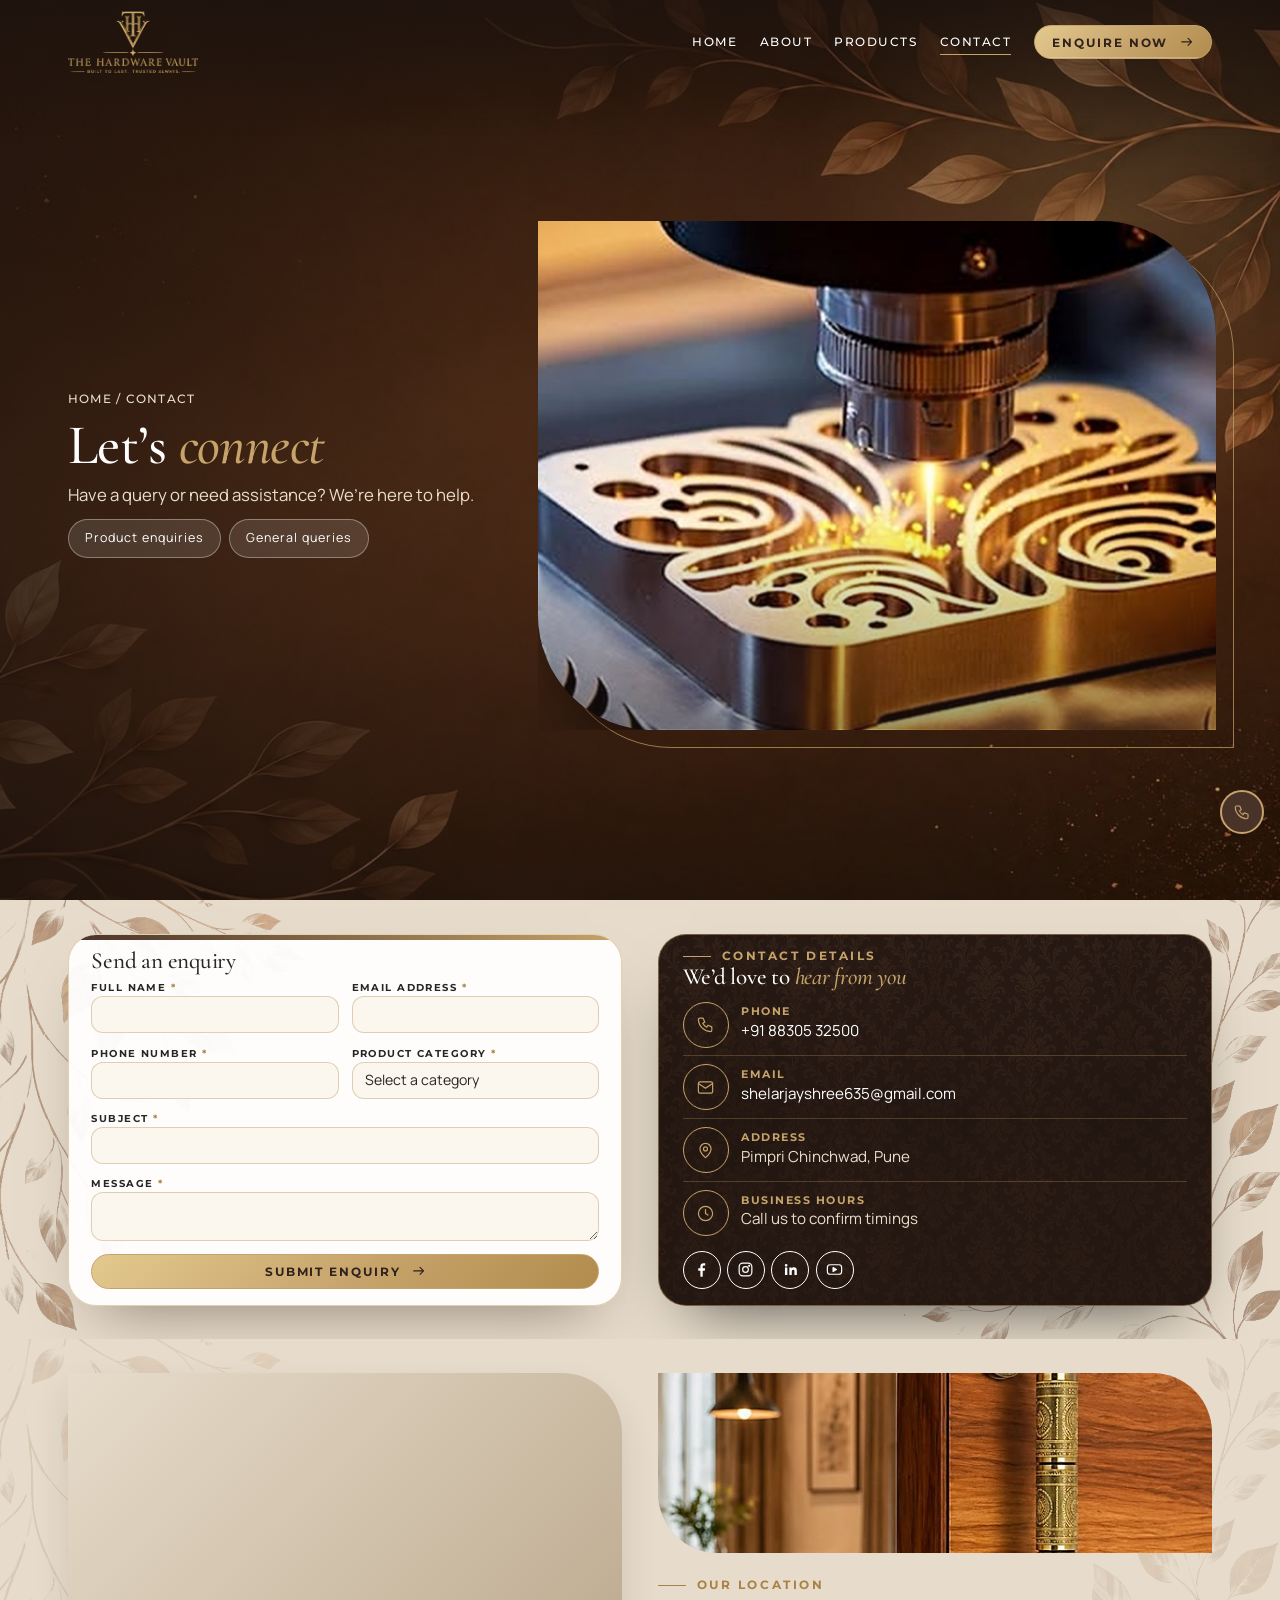
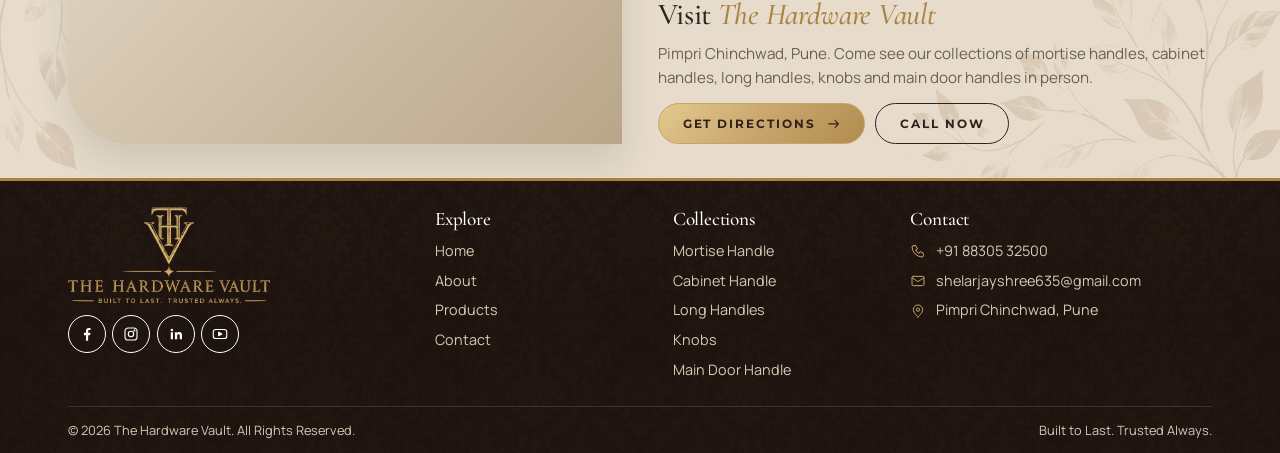
<file: contact.html>
<!DOCTYPE html>
<html lang="en">
<head>
<meta charset="UTF-8">
<meta name="viewport" content="width=device-width, initial-scale=1.0">
<title>Contact — The Hardware Vault</title>
<meta name="description" content="Get in touch with The Hardware Vault, Pimpri Chinchwad, Pune for product enquiries and assistance.">
<meta name="theme-color" content="#30211B">
<link rel="icon" href="favicon.ico" sizes="any">
<link rel="icon" type="image/png" href="assets/images/favicon-64.png">
<link rel="apple-touch-icon" href="assets/images/apple-touch-icon.png">
<link rel="preconnect" href="https://fonts.googleapis.com"><link rel="preconnect" href="https://fonts.gstatic.com" crossorigin><link href="https://fonts.googleapis.com/css2?family=Cormorant+Garamond:ital,wght@0,500;0,600;1,500&family=Manrope:wght@400;500;600;700&family=Montserrat:wght@500;600;700&display=swap" rel="stylesheet">
<link rel="stylesheet" href="assets/css/style.css">
<script>document.documentElement.classList.add('js')</script>
</head>
<body>
<a class="skip" href="#main">Skip to content</a>
<svg xmlns="http://www.w3.org/2000/svg" style="position:absolute;width:0;height:0;overflow:hidden" aria-hidden="true" focusable="false"><defs>
<symbol id="i-arrow" viewBox="0 0 24 24"><path d="M3 12h17M14 6l6 6-6 6"/></symbol>
<symbol id="i-chev" viewBox="0 0 24 24"><path d="M6 9l6 6 6-6"/></symbol>
<symbol id="i-up" viewBox="0 0 24 24"><path d="M6 15l6-6 6 6"/></symbol>
<symbol id="i-menu" viewBox="0 0 24 24"><path d="M4 7h16M4 12h16M4 17h10"/></symbol>
<symbol id="i-close" viewBox="0 0 24 24"><path d="M6 6l12 12M18 6L6 18"/></symbol>
<symbol id="i-phone" viewBox="0 0 24 24"><path d="M5 4h4l2 5-2.5 1.5a11 11 0 0 0 5 5L15 13l5 2v4a2 2 0 0 1-2 2A16 16 0 0 1 3 6a2 2 0 0 1 2-2z"/></symbol>
<symbol id="i-mail" viewBox="0 0 24 24"><rect x="3" y="5" width="18" height="14" rx="2"/><path d="M3 7l9 6 9-6"/></symbol>
<symbol id="i-pin" viewBox="0 0 24 24"><path d="M12 21s-7-6.2-7-11a7 7 0 0 1 14 0c0 4.8-7 11-7 11z"/><circle cx="12" cy="10" r="2.5"/></symbol>
<symbol id="i-clock" viewBox="0 0 24 24"><circle cx="12" cy="12" r="9"/><path d="M12 7v5l3 2"/></symbol>
<symbol id="i-gem" viewBox="0 0 24 24"><path d="M6 4h12l4 5-10 11L2 9z"/><path d="M2 9h20M9 4l-2 5 5 11 5-11-2-5"/></symbol>
<symbol id="i-lock" viewBox="0 0 24 24"><rect x="5" y="11" width="14" height="10" rx="2"/><path d="M8 11V8a4 4 0 0 1 8 0v3"/><path d="M12 15v2"/></symbol>
<symbol id="i-compass" viewBox="0 0 24 24"><circle cx="12" cy="12" r="9"/><path d="M15.5 8.5l-2 5-5 2 2-5z"/></symbol>
<symbol id="i-award" viewBox="0 0 24 24"><circle cx="12" cy="9" r="5.5"/><path d="M8.5 13.8L7 21l5-3 5 3-1.5-7.2"/></symbol>
<symbol id="i-pen" viewBox="0 0 24 24"><path d="M4 20l1-4L16 5l3 3L8 19z"/><path d="M14 7l3 3"/></symbol>
<symbol id="i-home" viewBox="0 0 24 24"><path d="M3 11l9-8 9 8"/><path d="M5 10v10h14V10"/><path d="M10 20v-6h4v6"/></symbol>
<symbol id="i-check" viewBox="0 0 24 24"><path d="M5 12.5l4.5 4.5L19 7"/></symbol>
<symbol id="i-fb" viewBox="0 0 24 24"><path class="ic-fill" d="M13.5 21v-7.5h2.6l.5-3.2h-3.1V8.4c0-.9.4-1.6 1.7-1.6h1.5V4.1c-.3 0-1.2-.1-2.2-.1-2.4 0-3.9 1.4-3.9 4v2.3H7.9v3.2h2.7V21z" fill="currentColor" stroke="none"/></symbol>
<symbol id="i-ig" viewBox="0 0 24 24"><rect x="4" y="4" width="16" height="16" rx="4.5"/><circle cx="12" cy="12" r="3.6"/><circle cx="16.6" cy="7.4" r=".6" fill="currentColor"/></symbol>
<symbol id="i-in" viewBox="0 0 24 24"><path d="M5 9.5h3V19H5zM6.5 5a1.7 1.7 0 1 1 0 3.4 1.7 1.7 0 0 1 0-3.4zM10.5 9.5h2.9v1.3c.5-.9 1.6-1.5 3-1.5 2.7 0 3.6 1.7 3.6 4.4V19h-3v-4.8c0-1.2-.3-2-1.5-2s-1.9.9-1.9 2.1V19h-3z" fill="currentColor" stroke="none"/></symbol>
<symbol id="i-yt" viewBox="0 0 24 24"><rect x="3" y="6" width="18" height="12" rx="3.5"/><path d="M10.2 9.6v4.8l4.2-2.4z" fill="currentColor"/></symbol>
</defs></svg>
<header class="site-header" id="top"><div class="container"><div class="hbar">
<a class="brand" href="index.html" aria-label="The Hardware Vault - Home"><img src="assets/images/logo.png" width="1130" height="537" alt="The Hardware Vault - Built to last. Trusted always."></a>
<button class="menu-btn" type="button" aria-label="Toggle menu" aria-expanded="false" aria-controls="mainNav"><svg class="ic m" aria-hidden="true"><use href="#i-menu"/></svg><svg class="ic x" aria-hidden="true"><use href="#i-close"/></svg></button>
<div class="nav-wrap" id="mainNav"><ul class="nav-list">
<li><a class="nav-link" href="index.html">Home</a></li>
<li><a class="nav-link" href="about.html">About</a></li>
<li><a class="nav-link" href="products.html">Products</a></li>
<li><a class="nav-link active" aria-current="page" href="contact.html">Contact</a></li>
<li><a class="btn-a btn-sm magnetic" href="contact.html#enquiry">Enquire Now <svg class="ic " aria-hidden="true"><use href="#i-arrow"/></svg></a></li>
</ul></div></div></div></header>
<main id="main">
<section class="page-hero ph-split"><div class="hero-glow" aria-hidden="true"></div>
<div class="container ph-grid"><div class="ph-copy"><p class="crumb mb-2"><a href="index.html">Home</a> / Contact</p><h1>Let&rsquo;s <em>connect</em></h1><p class="sub" style="max-width:520px">Have a query or need assistance? We&rsquo;re here to help.</p><div class="chips"><span class="chip">Product enquiries</span><span class="chip">General queries</span></div></div>
<div class="ph-stage shape-leaf stage-land" data-stage><div class="stage-ring" aria-hidden="true"></div><div class="arch-frame ph-bg"><img decoding="async" fetchpriority="high" src="assets/images/about/craft.jpg" alt="Precision gold metal craftsmanship" style="--pos:50% 50%"></div></div></div></section>

<section class="sec sec-form sec-alt" id="details"><div class="container"><div class="cols cols-7-5 cols-stretch">
<div data-reveal id="enquiry"><form class="form-box" id="enquiryForm" novalidate><span class="eyebrow">Get in Touch</span><h2>Send an enquiry</h2>
<div class="form-grid">
<div class="field"><label for="name">Full Name <span>*</span></label><input class="form-control" type="text" id="name" name="name" autocomplete="name" required><span class="error" role="alert"></span></div>
<div class="field"><label for="email">Email Address <span>*</span></label><input class="form-control" type="email" id="email" name="email" autocomplete="email" required><span class="error" role="alert"></span></div>
<div class="field"><label for="phone">Phone Number <span>*</span></label><input class="form-control" type="tel" id="phone" name="phone" autocomplete="tel" required><span class="error" role="alert"></span></div>
<div class="field"><label for="category">Product Category <span>*</span></label><select class="form-control" id="category" name="category" required><option value="">Select a category</option><option value="Mortise Handle">Mortise Handle</option><option value="Cabinet Handle">Cabinet Handle</option><option value="Long Handles">Long Handles</option><option value="Knobs">Knobs</option><option value="Main Door Handle">Main Door Handle</option><option value="Other">Other / General Enquiry</option></select><span class="error" role="alert"></span></div>
<div class="field full"><label for="subject">Subject <span>*</span></label><input class="form-control" type="text" id="subject" name="subject" required><span class="error" role="alert"></span></div>
<div class="field full"><label for="message">Message <span>*</span></label><textarea class="form-control" id="message" name="message" rows="3" required></textarea><span class="error" role="alert"></span></div>
</div><div id="formStatus" class="form-status" role="status" tabindex="-1"></div>
<button type="submit" class="btn-a btn-block magnetic">Submit Enquiry <svg class="ic " aria-hidden="true"><use href="#i-arrow"/></svg></button></form></div>
<div data-reveal><div class="info-panel"><span class="eyebrow">Contact details</span><h3>We&rsquo;d love to <em>hear from you</em></h3><ul class="info">
<li><span class="ic-wrap"><svg class="ic " aria-hidden="true"><use href="#i-phone"/></svg></span><div><small>Phone</small><a href="tel:+918830532500">+91 88305 32500</a></div></li>
<li><span class="ic-wrap"><svg class="ic " aria-hidden="true"><use href="#i-mail"/></svg></span><div><small>Email</small><a href="mailto:shelarjayshree635@gmail.com">shelarjayshree635@gmail.com</a></div></li>
<li><span class="ic-wrap"><svg class="ic " aria-hidden="true"><use href="#i-pin"/></svg></span><div><small>Address</small>Pimpri Chinchwad, Pune</div></li>
<li><span class="ic-wrap"><svg class="ic " aria-hidden="true"><use href="#i-clock"/></svg></span><div><small>Business Hours</small>Call us to confirm timings</div></li></ul><div class="soc"><a href="#" aria-label="Facebook"><svg class="ic " aria-hidden="true"><use href="#i-fb"/></svg></a><a href="#" aria-label="Instagram"><svg class="ic " aria-hidden="true"><use href="#i-ig"/></svg></a><a href="#" aria-label="LinkedIn"><svg class="ic " aria-hidden="true"><use href="#i-in"/></svg></a><a href="#" aria-label="YouTube"><svg class="ic " aria-hidden="true"><use href="#i-yt"/></svg></a></div></div></div>
</div></div></section>

<section class="sec sec-alt" id="location"><div class="container"><div class="cols cols-2 cols-stretch">
<div data-reveal><div class="mapbox"><iframe title="The Hardware Vault location - Pimpri Chinchwad, Pune" loading="lazy" referrerpolicy="no-referrer-when-downgrade" src="https://maps.google.com/maps?q=Pimpri%20Chinchwad%2C%20Pune&z=13&output=embed"></iframe></div></div>
<div data-reveal class="visit"><div class="visit-img ph zoom"><img src="assets/images/categories/main-door.jpg" alt="Main door handle in gold" loading="lazy" style="--pos:50% 40%"></div>
<div class="visit-copy"><span class="eyebrow">Our Location</span><h2>Visit <em>The Hardware Vault</em></h2><p>Pimpri Chinchwad, Pune. Come see our collections of mortise handles, cabinet handles, long handles, knobs and main door handles in person.</p>
<div class="lead-row"><a class="btn-a" href="https://maps.google.com/maps?q=Pimpri%20Chinchwad%2C%20Pune" target="_blank" rel="noopener">Get Directions <svg class="ic " aria-hidden="true"><use href="#i-arrow"/></svg></a><a class="btn-a btn-o-l" href="tel:+918830532500">Call Now</a></div></div></div>
</div></div></section>
</main>
<footer><div class="container"><div class="foot-grid">
<div><a class="brand" href="index.html" aria-label="The Hardware Vault - Home"><img src="assets/images/logo.png" width="1130" height="537" alt="The Hardware Vault" loading="lazy"></a>
<div class="soc"><a href="#" aria-label="Facebook"><svg class="ic " aria-hidden="true"><use href="#i-fb"/></svg></a><a href="#" aria-label="Instagram"><svg class="ic " aria-hidden="true"><use href="#i-ig"/></svg></a><a href="#" aria-label="LinkedIn"><svg class="ic " aria-hidden="true"><use href="#i-in"/></svg></a><a href="#" aria-label="YouTube"><svg class="ic " aria-hidden="true"><use href="#i-yt"/></svg></a></div></div>
<div><h4>Explore</h4><ul><li><a href="index.html">Home</a></li><li><a href="about.html">About</a></li><li><a href="products.html">Products</a></li><li><a href="contact.html">Contact</a></li></ul></div>
<div><h4>Collections</h4><ul><li><a href="products.html#mortise-handle">Mortise Handle</a></li><li><a href="products.html#cabinet-handle">Cabinet Handle</a></li><li><a href="products.html#long-handles">Long Handles</a></li><li><a href="products.html#knobs">Knobs</a></li><li><a href="products.html#main-door-handle">Main Door Handle</a></li></ul></div>
<div><h4>Contact</h4><ul>
<li><svg class="ic " aria-hidden="true"><use href="#i-phone"/></svg><a href="tel:+918830532500">+91 88305 32500</a></li>
<li><svg class="ic " aria-hidden="true"><use href="#i-mail"/></svg><a href="mailto:shelarjayshree635@gmail.com">shelarjayshree635@gmail.com</a></li>
<li><svg class="ic " aria-hidden="true"><use href="#i-pin"/></svg><span>Pimpri Chinchwad, Pune</span></li></ul></div>
</div>
<div class="copy"><span>&copy; <span id="year">2026</span> The Hardware Vault. All Rights Reserved.</span><span>Built to Last. Trusted Always.</span></div></div>
<button class="totop" type="button" aria-label="Back to top"><svg class="ic " aria-hidden="true"><use href="#i-up"/></svg></button>
<a class="call-fab" href="tel:+918830532500" aria-label="Call us"><svg class="ic " aria-hidden="true"><use href="#i-phone"/></svg></a>
</footer>
<script src="assets/js/main.js"></script>
<script src="assets/js/contact.js"></script>
</body>
</html>
</file>
<file: assets/css/style.css>
/* ==========================================================================
   THE HARDWARE VAULT - design system
   Layout, shapes, hover effects and motion follow the "Aurelle Interiors" template.
   Colours / logo / content are The Hardware Vault's own brand palette.
   Fonts: Cormorant Garamond (headings) · Manrope (body) · Montserrat (navigation)
          loaded from Google Fonts; bundled Crimson Pro / Outfit are the offline fallback.
   ========================================================================== */

@font-face{font-family:'Crimson Pro';src:url('../fonts/CrimsonPro-Regular.woff') format('woff');font-weight:400;font-style:normal;font-display:swap}
@font-face{font-family:'Crimson Pro';src:url('../fonts/CrimsonPro-Italic.woff') format('woff');font-weight:400;font-style:italic;font-display:swap}
@font-face{font-family:'Crimson Pro';src:url('../fonts/CrimsonPro-Bold.woff') format('woff');font-weight:600 700;font-style:normal;font-display:swap}
@font-face{font-family:'Outfit';src:url('../fonts/Outfit-Regular.woff') format('woff');font-weight:300 500;font-style:normal;font-display:swap}
@font-face{font-family:'Outfit';src:url('../fonts/Outfit-Bold.woff') format('woff');font-weight:600 800;font-style:normal;font-display:swap}

:root{
  /* Brand palette */
  --walnut:#30211B;      /* Deep Walnut   - hero, header, footer */
  --espresso:#493329;    /* Espresso Brown - sections, cards      */
  --gold:#C6A36A;        /* Champagne Gold - buttons, highlights  */
  --gold-d:#A98243;      /* Antique Gold  - borders, icons        */
  --ivory:#F5F0E7;       /* Warm Ivory    - background            */
  --cream:#E7DCCB;       /* Soft Beige    - cards, sections       */
  --char:#282522;        /* Charcoal      - text, headings        */
  --grey:#6B5F55;
  --taupe:#B9A68A;
  --line:rgba(40,37,34,.14);
  --grad:linear-gradient(135deg,#E3C98F 0%,#C6A36A 55%,#B28C4E 100%);
  --sec:clamp(1.3rem,2.8vw,2.1rem);
  --s3:1rem;
  --ease:cubic-bezier(.22,.8,.24,1);
  --spring:cubic-bezier(.34,1.56,.64,1);
  --serif:'Cormorant Garamond','Crimson Pro',Georgia,'Times New Roman',serif;
  --sans:'Manrope','Outfit','Segoe UI',system-ui,-apple-system,Arial,sans-serif;
  --nav:'Montserrat','Outfit','Segoe UI',system-ui,sans-serif;
}

*,*::before,*::after{box-sizing:border-box}
html{scroll-behavior:smooth;scroll-padding-top:90px;-webkit-text-size-adjust:100%}
body{margin:0;font-family:var(--sans);color:var(--char);background:var(--ivory);font-size:.95rem;line-height:1.6;overflow-x:hidden;-webkit-font-smoothing:antialiased}
img{max-width:100%;display:block}
a{color:inherit;text-decoration:none}
ul{list-style:none;margin:0;padding:0}
button{font:inherit;color:inherit}
h1,h2,h3,h4{font-family:var(--serif);font-weight:500;line-height:1.08;letter-spacing:-.01em;margin:0 0 .6rem;text-wrap:balance}
h1{font-size:clamp(2.2rem,5vw,3.9rem)}
h2{font-size:clamp(1.8rem,3.4vw,2.6rem)}
h3{font-size:1.5rem}
p{margin:0 0 .8rem;color:var(--grey);text-wrap:pretty}
em{color:var(--gold-d);font-style:italic}
.hero em,.page-hero em,.band em,.cta em,.sec-brown em,.sec-dark em{color:var(--gold)}
:focus-visible{outline:2px solid var(--gold-d);outline-offset:3px}
.ic{width:1.25em;height:1.25em;fill:none;stroke:currentColor;stroke-width:1.5;stroke-linecap:round;stroke-linejoin:round;flex:none}
.skip{position:absolute;left:-999px;top:8px;background:var(--gold);color:var(--walnut);padding:.5rem 1rem;z-index:2000}
.skip:focus{left:8px}

/* ---------- layout helpers (grid replaces Bootstrap) ---------- */
.container{width:100%;max-width:1200px;margin-inline:auto;padding-inline:clamp(16px,3vw,28px)}
.sec{padding:var(--sec) 0}
.sec-alt{background:var(--cream)}
.sec-brown{background:var(--espresso);color:#fff}
.sec-brown p{color:#e3d6c3}
.sec-dark{background:var(--walnut);color:#eee}
.sec-dark p{color:#d7c9b5}
.eyebrow{font:700 .72rem/1 var(--nav);letter-spacing:.22em;text-transform:uppercase;color:var(--gold-d);display:inline-flex;align-items:center;gap:.7rem;margin-bottom:.5rem}
.eyebrow::before{content:"";width:28px;height:1px;background:currentColor}
.hero .eyebrow,.page-hero .eyebrow,.band .eyebrow,.cta .eyebrow,.sec-brown .eyebrow,.sec-dark .eyebrow{color:var(--gold)}
.head{max-width:640px;margin-bottom:.9rem}
.head-row{display:flex;flex-wrap:wrap;justify-content:space-between;align-items:flex-end;gap:.6rem;max-width:none}
.head-row h2,.head h2{margin-bottom:0}
.cols{display:grid;gap:1.2rem;align-items:center}
.cols-2{grid-template-columns:1fr 1fr}
.cols-5-7{grid-template-columns:5fr 7fr}
.cols-7-5{grid-template-columns:7fr 5fr}
.cols-stretch{align-items:stretch}
.g4{display:grid;grid-template-columns:repeat(4,1fr);gap:1rem}
.g3{display:grid;grid-template-columns:repeat(3,1fr);gap:1rem}
@media(min-width:992px){.cols{gap:2.2rem}}
@media(max-width:991px){.cols-2,.cols-5-7,.cols-7-5{grid-template-columns:1fr}.g4{grid-template-columns:repeat(2,1fr)}.order-1{order:-1}}
@media(max-width:767px){.g3{grid-template-columns:1fr}.head-row{flex-direction:column;align-items:flex-start}}
@media(max-width:575px){.g4{grid-template-columns:1fr}}

/* ---------- header ---------- */
.site-header{position:fixed;inset:0 0 auto;z-index:1000;padding:.7rem 0;color:#fff;transition:background .4s,padding .4s,box-shadow .4s}
.site-header::before{content:"";position:absolute;inset:0 0 -60% 0;background:linear-gradient(rgba(30,20,15,.72),rgba(30,20,15,0));pointer-events:none;transition:opacity .4s;z-index:-1}
.site-header.solid{background:rgba(48,33,27,.96);-webkit-backdrop-filter:blur(10px);backdrop-filter:blur(10px);padding:.35rem 0;box-shadow:0 1px 0 rgba(198,163,106,.28)}
.site-header.solid::before{opacity:0}
.hbar{display:flex;align-items:center;justify-content:space-between;flex-wrap:wrap;gap:1rem}
.brand{display:block;line-height:0;flex:none}
.brand img{height:62px;width:auto;transition:height .4s var(--ease),transform .6s var(--ease)}
.site-header.solid .brand img{height:50px}
.brand:hover img{transform:rotate(-2deg) scale(1.06)}
.nav-wrap{display:flex;align-items:center}
.nav-list{display:flex;align-items:center;gap:1.4rem}
.nav-link{position:relative;display:inline-flex;align-items:center;gap:.35rem;font:500 .78rem/1 var(--nav);letter-spacing:.12em;text-transform:uppercase;padding:.4rem 0;color:inherit;background:none;border:0;cursor:pointer}
.nav-link::after{content:"";position:absolute;left:0;bottom:0;height:1px;width:100%;background:var(--gold);transform:scaleX(0);transform-origin:right;transition:transform .45s var(--ease)}
.nav-link:hover::after,.nav-link.active::after{transform:scaleX(1);transform-origin:left}
.nav-link .ic{width:.9em;height:.9em;transition:transform .3s}
.has-dd{position:relative}
.has-dd:hover .nav-link .ic,.has-dd.open .nav-link .ic{transform:rotate(180deg)}
.dd{position:absolute;top:100%;left:-1rem;min-width:220px;padding:.6rem;margin-top:.4rem;background:var(--walnut);border:1px solid rgba(198,163,106,.3);border-radius:18px 18px 18px 0;box-shadow:0 18px 40px rgba(0,0,0,.35);opacity:0;visibility:hidden;transform:translateY(10px);transition:opacity .3s,transform .4s var(--ease),visibility .3s}
.has-dd:hover .dd,.has-dd.open .dd,.has-dd:focus-within .dd{opacity:1;visibility:visible;transform:none}
.dd a{display:block;padding:.5rem .8rem;border-radius:10px;font-size:.85rem;color:#eadfcd;transition:background .3s,color .3s,transform .3s var(--ease)}
.dd a:hover{background:var(--gold);color:var(--walnut);transform:translateX(4px)}
.menu-btn{display:none;width:44px;height:44px;border:0;background:none;color:#fff;font-size:1.3rem;cursor:pointer;align-items:center;justify-content:center}
.menu-btn .ic{width:1.5rem;height:1.5rem;stroke-width:1.8}
.menu-btn .x{display:none}.menu-btn[aria-expanded="true"] .x{display:block}.menu-btn[aria-expanded="true"] .m{display:none}
@media(max-width:991px){
  .menu-btn{display:inline-flex}
  .nav-wrap{display:none;flex-basis:100%;background:var(--ivory);margin:.3rem -.5rem 0;padding:1rem 1.25rem;border-radius:18px;box-shadow:0 12px 30px rgba(0,0,0,.25);max-height:calc(100svh - 5rem);overflow-y:auto;color:var(--char)}
  .nav-wrap.open{display:block}
  .nav-list{flex-direction:column;align-items:flex-start;gap:.3rem}
  .has-dd{width:100%}
  .has-dd .nav-link .ic{display:none}
  .dd{position:static;opacity:1;visibility:visible;transform:none;box-shadow:none;border:0;background:none;padding:0 0 0 .8rem;margin:0;min-width:0}
  .dd a{color:var(--grey);padding:.35rem .5rem}
  .nav-wrap .btn-a{margin-top:.5rem}
}

/* ---------- buttons ---------- */
.btn-a{position:relative;z-index:0;isolation:isolate;overflow:hidden;display:inline-flex;align-items:center;gap:.7rem;padding:.8rem 1.5rem;border:1px solid var(--gold);border-radius:40px;background:var(--grad);color:var(--walnut);font:700 .75rem/1.1 var(--nav);letter-spacing:.16em;text-transform:uppercase;cursor:pointer;transition:color .35s,border-color .35s,transform .5s var(--spring),box-shadow .4s}
.btn-a::before{content:"";position:absolute;inset:0;background:var(--walnut);transform:translateY(101%);transition:transform .4s var(--ease);z-index:-1}
.btn-a:hover::before{transform:none}
.btn-a:hover{color:var(--gold);border-color:var(--walnut)}
.btn-a .ic{width:1.15em;height:1.15em;stroke-width:2;transition:transform .35s var(--ease)}
.btn-a:hover .ic{transform:translateX(5px)}
.btn-sm{padding:.55rem 1.1rem}
.btn-block{width:100%;justify-content:center}
.hero .btn-a::before,.cta .btn-a::before,.site-header .btn-a::before,.band .btn-a::before,.sec-dark .btn-a::before{background:var(--ivory)}
.hero .btn-a:hover,.cta .btn-a:hover,.site-header .btn-a:hover,.band .btn-a:hover,.sec-dark .btn-a:hover{color:var(--walnut);border-color:var(--ivory)}
.nav-wrap .btn-a::before{background:var(--walnut)}
.nav-wrap .btn-a:hover{color:var(--gold);border-color:var(--walnut)}
@media(min-width:992px){.site-header .nav-wrap .btn-a::before{background:var(--ivory)}.site-header .nav-wrap .btn-a:hover{color:var(--walnut);border-color:var(--ivory)}}
.btn-o{background:transparent;color:inherit;border-color:currentColor}
.hero .btn-o,.cta .btn-o{color:var(--ivory)}
.lnk{font:700 .74rem/1 var(--nav);letter-spacing:.15em;text-transform:uppercase;color:var(--espresso);display:inline-flex;gap:.5rem;align-items:center;border-bottom:1px solid transparent;padding-bottom:3px;transition:.3s}
.lnk .ic{width:1.1em;height:1.1em;transition:transform .35s var(--ease)}
.lnk:hover{border-color:var(--gold-d);color:var(--gold-d)}.lnk:hover .ic{transform:translateX(4px)}

/* ---------- hero ---------- */
@keyframes spin{to{transform:rotate(360deg)}}
@keyframes marq{to{transform:translateX(-50%)}}
@keyframes pulse{0%{box-shadow:0 0 0 0 rgba(198,163,106,.6)}100%{box-shadow:0 0 0 12px rgba(198,163,106,0)}}
@keyframes sweep{to{background-position:200% 0}}
@keyframes floaty{0%,100%{transform:translateY(0)}50%{transform:translateY(-10px)}}
@keyframes rise{from{opacity:0;transform:translateY(20px)}to{opacity:1;transform:none}}
@keyframes lineUp{from{transform:translateY(110%);opacity:0}to{transform:none;opacity:1}}
@keyframes zoomOut{from{transform:scale(1.15)}to{transform:scale(1)}}
@keyframes kb{from{transform:scale(1.02)}to{transform:scale(1.1)}}

.hero{position:relative;min-height:min(66vh,560px);display:flex;align-items:flex-end;color:#fff;overflow:hidden;background:var(--walnut)}
.hero-bg{position:absolute;inset:0;animation:zoomOut 1.8s ease-out both}
.slide{position:absolute;inset:0;margin:0;opacity:0;transition:opacity 1.4s ease}
.slide.is-on{opacity:1}
.slide img{width:100%;height:100%;object-fit:cover;object-position:var(--pos,50% 50%)}
.slide.is-on img{animation:kb 9s ease-out both}
.hero::after{content:"";position:absolute;inset:0;background:linear-gradient(180deg,rgba(48,33,27,.62),rgba(48,33,27,.25) 45%,rgba(36,24,18,.9));pointer-events:none}
.hero .container{position:relative;z-index:2;padding-top:5.8rem;padding-bottom:3.4rem}
.hero h1{font-size:clamp(2.2rem,5vw,3.9rem);max-width:760px}
.hero p{color:#eadfcd;max-width:520px;font-size:1.02rem}
.hero .eyebrow{animation:rise .7s .2s both}
.lw{display:block;overflow:hidden;padding-bottom:.08em}
.lw .ln{display:block;animation:lineUp 1s cubic-bezier(.16,.84,.3,1) both}
.lw:nth-child(1) .ln{animation-delay:.3s}.lw:nth-child(2) .ln{animation-delay:.42s}
.hero p,.hero .lead-row{animation:rise .8s .9s both}
.hero .lead-row{display:flex;flex-wrap:wrap;gap:.8rem;align-items:center;animation-delay:1.05s}
.chip{display:inline-flex;align-items:center;gap:.6rem;padding:.55rem 1rem;border:1px solid rgba(255,255,255,.35);border-radius:40px;background:rgba(255,255,255,.12);-webkit-backdrop-filter:blur(8px);backdrop-filter:blur(8px);font-size:.78rem;letter-spacing:.08em;transition:background .35s,transform .35s var(--ease),border-color .35s}
.chip:hover{background:rgba(198,163,106,.35);border-color:var(--gold);transform:translateY(-3px)}
.chip i.dot{width:8px;height:8px;border-radius:50%;background:var(--gold);animation:pulse 1.8s infinite}
.hero .chip.float{position:absolute;right:max(1rem,5vw);top:34%;z-index:3;display:none;animation:floaty 3s ease-in-out infinite}
@media(min-width:992px){.hero .chip.float{display:inline-flex}}
.hero-ctrl{position:absolute;right:max(1rem,5vw);bottom:3.7rem;z-index:4;display:flex;align-items:center;gap:.5rem}
.hero-ctrl .arrow{width:38px;height:38px;border-radius:50%;border:1px solid rgba(255,255,255,.4);background:rgba(255,255,255,.1);cursor:pointer;display:grid;place-items:center;transition:background .3s,color .3s,transform .35s var(--ease)}
.hero-ctrl .arrow:hover{background:var(--gold);color:var(--walnut);border-color:var(--gold);transform:scale(1.08)}
.hero-ctrl .prev .ic{transform:scaleX(-1)}
.hero-ctrl .dots{display:flex;gap:.3rem}
.hero-ctrl .dots button{width:22px;height:3px;border:0;padding:0;background:rgba(255,255,255,.4);cursor:pointer;transition:.3s}
.hero-ctrl .dots button.is-on{width:38px;background:var(--gold)}
.hero-marq{position:absolute;left:0;right:0;bottom:0;z-index:3;background:rgba(73,51,41,.9);padding:.5rem 0;overflow:hidden;white-space:nowrap}
.hero-marq div{display:inline-block;animation:marq 28s linear infinite;font:500 .72rem/1 var(--nav);letter-spacing:.3em;text-transform:uppercase}
.hero-marq span{margin:0 1.6rem}
.hero-marq span::after{content:"\25C6";margin-left:3.2rem;color:var(--gold)}

/* inner page hero */
.page-hero{position:relative;padding:5.4rem 0 1.4rem;background:var(--espresso);color:#fff;overflow:hidden}
.ph-bg{position:absolute;inset:0;animation:zoomOut 1.6s ease-out both}
.ph-bg img{width:100%;height:100%;object-fit:cover;object-position:var(--pos,50% 50%)}
.page-hero::after{content:"";position:absolute;inset:0;background:linear-gradient(90deg,rgba(40,27,21,.9),rgba(48,33,27,.5))}
.page-hero .container{position:relative;z-index:3}
.page-hero h1{font-size:clamp(2rem,4.2vw,3.2rem);margin-bottom:.4rem}
.page-hero p{color:#eadfcd;margin-bottom:.6rem}
.page-hero .crumb,.page-hero h1,.page-hero p.sub{animation:rise .8s both}
.page-hero h1{animation-delay:.12s}.page-hero p.sub{animation-delay:.24s}
.crumb{font:500 .78rem/1 var(--nav);letter-spacing:.1em;text-transform:uppercase;color:#eadfcd}
.crumb a{transition:color .3s}.crumb a:hover{color:var(--gold)}
.page-hero .chips{display:flex;flex-wrap:wrap;gap:.5rem;margin-top:.4rem}

/* ---------- image blocks ---------- */
.ph{background:linear-gradient(135deg,var(--cream),var(--taupe));overflow:hidden;position:relative}
.ph img{width:100%;height:100%;object-fit:cover;object-position:var(--pos,50% 50%);transition:transform 1.1s var(--ease)}
.zoom:hover img{transform:scale(1.07)}
.r45{aspect-ratio:4/4.4}.r11{aspect-ratio:1}

/* ---------- studio / layered images ---------- */
.layer{position:relative;padding:0 0 1.5rem;transition:transform .5s var(--ease);transform-style:preserve-3d}
.layer .a{width:74%;border-radius:999px 999px 22px 22px;position:relative;box-shadow:0 20px 40px rgba(40,37,34,.15)}
.layer .b{position:absolute;right:2%;bottom:0;width:46%;border-radius:50%;border:8px solid var(--ivory);box-shadow:0 18px 40px rgba(0,0,0,.14);transition:transform .6s var(--ease)}
.sec-alt .layer .b{border-color:var(--cream)}
.layer::before{content:"";position:absolute;left:-10px;top:-10px;width:74%;height:calc(100% - 1.5rem);border:1px solid var(--gold-d);border-radius:999px 999px 22px 22px;transition:transform .6s var(--ease)}
.layer:hover::before{transform:translate(14px,14px)}
.spin{position:absolute;right:4%;top:2%;width:96px;height:96px;z-index:3;background:var(--espresso);border-radius:50%;color:#fff;display:grid;place-items:center;transition:transform .5s var(--ease)}
.spin svg.ring-t{position:absolute;inset:4px;width:calc(100% - 8px);height:calc(100% - 8px);animation:spin 16s linear infinite}
.spin text{font:500 9.5px var(--nav);letter-spacing:2.2px;fill:#fff;text-transform:uppercase}
.spin .ic{color:var(--gold);width:1.5rem;height:1.5rem}
.layer:hover .spin{transform:scale(1.08) rotate(10deg)}
.ticks{display:flex;flex-wrap:wrap;gap:.5rem;margin:.3rem 0 .8rem}
.ticks span{padding:.35rem .9rem;border:1px solid var(--line);border-radius:30px;font-size:.78rem;transition:.3s}
.ticks span:hover{background:var(--espresso);color:#fff;border-color:var(--espresso);transform:translateY(-3px)}

/* ---------- project / signature cards ---------- */
.pcard{position:relative;display:block;overflow:hidden;border-radius:20px;transition:border-radius .7s var(--ease),box-shadow .5s,transform .5s var(--ease),opacity .4s}
.pcard .ph{position:absolute;inset:0;height:100%;width:100%}
.pcard:hover{box-shadow:0 22px 44px rgba(40,37,34,.25)}
.pcard::after{content:"";position:absolute;inset:10px;border:1px solid rgba(255,255,255,.7);border-radius:inherit;opacity:0;transform:scale(1.06);transition:.5s var(--ease);pointer-events:none;z-index:1}
.pcard:hover::after{opacity:1;transform:none}
.pcard .cap{position:absolute;left:0;right:0;bottom:0;padding:1.2rem;color:#fff;background:linear-gradient(transparent,rgba(30,20,15,.88));transform:translateY(.8rem);transition:transform .5s var(--ease)}
.pcard:hover .cap{transform:none}
.pcard .cap small{display:block;font:600 .65rem/1.4 var(--nav);letter-spacing:.2em;text-transform:uppercase;color:var(--gold)}
.pcard .cap h3{margin:0;font-size:1.35rem;transition:letter-spacing .5s var(--ease)}
.pcard:hover .cap h3{letter-spacing:.02em}
.pcard .arr{position:absolute;right:1rem;top:1rem;width:40px;height:40px;border-radius:50%;background:var(--gold);color:var(--walnut);display:grid;place-items:center;opacity:0;transform:scale(.6) rotate(-45deg);transition:.45s var(--ease);z-index:2}
.pcard:hover .arr{opacity:1;transform:none}
.proj-grid{display:grid;grid-template-columns:repeat(12,1fr);gap:.8rem;grid-auto-rows:minmax(0,1fr)}
.proj-grid .pcard{min-height:250px}
.proj-grid .pcard:nth-child(1){grid-column:span 5;min-height:340px;border-radius:0 110px 0 110px}
.proj-grid .pcard:nth-child(2){grid-column:span 3;border-radius:999px 999px 20px 20px}
.proj-grid .pcard:nth-child(3){grid-column:span 4;border-radius:110px 0 110px 0}
.proj-grid .pcard:hover{border-radius:24px!important}
@media(max-width:767px){.proj-grid .pcard:nth-child(n){grid-column:span 12;min-height:300px}}

/* ---------- cut-corner cards ---------- */
.scard{position:relative;overflow:hidden;height:100%;background:#fff;padding:1.2rem 1.1rem 1rem;clip-path:polygon(0 0,calc(100% - 30px) 0,100% 30px,100% 100%,30px 100%,0 calc(100% - 30px));transition:transform .45s var(--ease)}
.scard::before{content:"";position:absolute;inset:0;background:linear-gradient(160deg,var(--espresso),var(--walnut));transform:translateY(101%);transition:transform .55s var(--ease)}
.scard:hover::before{transform:none}
.scard>*{position:relative;z-index:1;transition:color .4s}
.scard:hover{transform:translateY(-6px)}
.scard .ic-wrap{width:46px;height:46px;margin-bottom:.6rem;border-radius:50%;background:var(--cream);display:grid;place-items:center;color:var(--gold-d);transition:.5s var(--ease)}
.scard .ic-wrap .ic{width:1.35rem;height:1.35rem}
.scard:hover .ic-wrap{background:var(--gold);color:var(--walnut);transform:rotate(360deg)}
.scard h3{font-size:1.3rem}
.scard p{font-size:.9rem;margin-bottom:.8rem}
.scard:hover h3{color:#fff}.scard:hover p{color:#e3d6c3}
.scard .sn{position:absolute;right:1.4rem;top:.8rem;font:500 2.4rem/1 var(--serif);color:rgba(169,130,67,.35)}
.sec-alt .scard{background:#fff}

/* ---------- collections (arch photo cards) ---------- */
.svc-grid{display:grid;grid-template-columns:repeat(5,1fr);gap:.9rem}
.svc{position:relative;display:block;background:#fff;border:1px solid var(--line);border-radius:22px;overflow:hidden;height:100%;transition:transform .5s var(--ease),box-shadow .5s,border-color .4s}
.svc:hover{transform:translateY(-8px);box-shadow:0 22px 44px rgba(40,37,34,.14);border-color:var(--gold-d)}
.svc .ph{aspect-ratio:4/4.6;margin:.6rem .6rem 0;transition:border-radius .7s var(--ease)}
.svc.v0 .ph{border-radius:999px 999px 16px 16px}
.svc.v1 .ph{border-radius:0 90px 0 90px}
.svc.v2 .ph{border-radius:90px 0 90px 0}
.svc.v3 .ph{border-radius:16px 16px 999px 999px}
.svc.v4 .ph{border-radius:999px 999px 16px 16px}
.svc:hover .ph{border-radius:20px}
.svc .num{position:absolute;left:.9rem;top:.8rem;background:var(--gold);color:var(--walnut);font:700 .72rem/1 var(--nav);letter-spacing:.1em;padding:.3rem .6rem;border-radius:20px;z-index:2}
.svc .sb{padding:.7rem 1rem .9rem}
.svc .sb>.ic{float:right;color:var(--gold-d);margin-top:.3rem;transform:rotate(-45deg);transition:transform .4s var(--ease)}
.svc:hover .sb>.ic{transform:none}
.svc h3{font-size:1.25rem}
.svc p{font-size:.86rem;margin-bottom:.7rem}
@media(max-width:1099px){.svc-grid{grid-template-columns:repeat(6,1fr)}.svc:nth-child(-n+3){grid-column:span 2}.svc:nth-child(n+4){grid-column:span 3}}
@media(max-width:699px){.svc-grid{grid-template-columns:repeat(2,1fr)}.svc:nth-child(n){grid-column:auto}.svc:nth-child(5){grid-column:1/-1}}
@media(max-width:479px){.svc-grid{grid-template-columns:1fr}.svc:nth-child(n){grid-column:auto}}

/* ---------- philosophy band ---------- */
.band{position:relative;color:#fff;padding:var(--sec) 0;overflow:hidden;background:var(--espresso)}
.band .bg{position:absolute;inset:-12% 0;opacity:.22}
.band .bg img{width:100%;height:100%;object-fit:cover;object-position:var(--pos,50% 50%);will-change:transform}
.band .container{position:relative}
.band p{color:#e8dccb}
.ring{position:absolute;right:-90px;top:-90px;width:300px;height:300px;border:1px dashed rgba(255,255,255,.3);border-radius:50%;animation:spin 40s linear infinite}
.ticker{white-space:nowrap;overflow:hidden;margin-top:1rem;border-top:1px solid rgba(255,255,255,.2);padding-top:.6rem}
.ticker div{display:inline-block;animation:marq 30s linear infinite;font:500 1.6rem/1.2 var(--serif);color:transparent;-webkit-text-stroke:1px rgba(255,255,255,.55)}
.ticker span{margin-right:2rem}
.pillar{height:100%;padding:.9rem;background:rgba(255,255,255,.08);border:1px solid rgba(255,255,255,.22);border-radius:22px 22px 22px 0;-webkit-backdrop-filter:blur(6px);backdrop-filter:blur(6px);transition:transform .45s var(--ease),background .4s,border-radius .5s}
.pillar b{font:500 1.8rem/1 var(--serif);color:var(--gold);display:block;transition:.3s}
.pillar h4{font-size:1.25rem;color:#fff;transition:color .3s}
.pillar p{font-size:.88rem;margin:0;transition:color .3s}
.pillar:hover{transform:translateY(-8px);background:var(--gold);border-radius:22px}
.pillar:hover b,.pillar:hover h4,.pillar:hover p{color:var(--walnut)}

/* ---------- featured frame ---------- */
.frame{position:relative;transition:transform .5s var(--ease);transform-style:preserve-3d}
.frame::before{content:"";position:absolute;inset:14px -14px -14px 14px;border:1px solid var(--gold-d);border-radius:210px 210px 24px 24px;z-index:0;transition:transform .6s var(--ease)}
.frame:hover::before{transform:translate(8px,8px)}
.frame .ph{border-radius:210px 210px 24px 24px;position:relative;z-index:1}
.fcard{position:absolute;left:-1rem;bottom:1.2rem;z-index:3;background:#fff;padding:.8rem 1.1rem;border-radius:16px;box-shadow:0 14px 30px rgba(0,0,0,.15);font-size:.82rem;max-width:210px;color:var(--grey);animation:floaty 3.4s ease-in-out infinite;transition:box-shadow .4s}
.fcard:hover{box-shadow:0 20px 40px rgba(0,0,0,.22)}
.fcard b{font:500 1.15rem/1.2 var(--serif);display:block;color:var(--char)}
.fl{margin:.4rem 0 .8rem}
.fl li{display:flex;gap:.7rem;align-items:flex-start;padding:.45rem .6rem;border-radius:10px;transition:.3s}
.fl li:hover{background:var(--cream);transform:translateX(6px)}
.fl .ic{color:var(--gold-d);margin-top:.15rem;width:1.1rem;height:1.1rem;stroke-width:2}
.fl strong{display:block;color:var(--char);font-weight:600;line-height:1.3}
.fl span{font-size:.88rem;color:var(--grey)}

/* ---------- stats ---------- */
.stat{padding:.8rem .5rem;text-align:center;border:1px solid rgba(198,163,106,.4);border-radius:24px 24px 24px 0;transition:.45s var(--ease)}
.stat b{display:block;font:500 clamp(2.4rem,5vw,3.6rem)/1 var(--serif);color:#fff;transition:color .3s}
.stat>span{font:600 .74rem/1.4 var(--nav);letter-spacing:.14em;text-transform:uppercase;color:#e3d6c3;transition:color .3s}
.stat:hover{background:var(--gold);transform:translateY(-6px);border-radius:24px}
.stat:hover b,.stat:hover>span{color:var(--walnut)}

/* ---------- steps ---------- */
.step{height:100%;background:#fff;border:1px solid var(--line);border-radius:0 38px 0 38px;padding:1rem;transition:.5s var(--ease)}
.step .n{width:46px;height:46px;border:1px solid var(--gold-d);border-radius:50%;display:grid;place-items:center;font:500 1.2rem/1 var(--serif);color:var(--gold-d);margin-bottom:.4rem;transition:.5s}
.step:hover{background:var(--espresso);color:#fff;transform:translateY(-8px);border-radius:38px 0 38px 0}
.step:hover h3{color:#fff}.step:hover p{color:#e3d6c3}
.step:hover .n{background:var(--gold);border-color:var(--gold);color:var(--walnut);transform:rotate(360deg)}

/* ---------- CTA ---------- */
.cta{position:relative;overflow:hidden;background:var(--walnut);color:#fff;padding:calc(var(--sec) * 1.6) 0;text-align:center}
.cta-bg{position:absolute;inset:0}
.cta-bg img{width:100%;height:100%;object-fit:cover;object-position:var(--pos,50% 50%);opacity:.32}
.cta::after{content:"";position:absolute;inset:0;background:linear-gradient(rgba(48,33,27,.55),rgba(48,33,27,.8))}
.cta .container{position:relative;z-index:2}
.cta h2{max-width:700px;margin:0 auto .7rem}
.cta p{color:#eadfcd;max-width:520px;margin:0 auto 1.2rem}

/* ---------- gallery / products ---------- */
.filters{display:flex;flex-wrap:wrap;justify-content:center;gap:.5rem;margin-bottom:1rem}
.filters button{border:1px solid var(--line);background:#fff;border-radius:30px;padding:.45rem 1rem;font:600 .74rem/1.2 var(--nav);letter-spacing:.14em;text-transform:uppercase;cursor:pointer;transition:.3s}
.filters button:hover{background:var(--walnut);color:#fff;border-color:var(--walnut)}
.filters button.on{background:var(--espresso);color:#fff;border-color:var(--espresso)}
.gal{display:grid;grid-template-columns:repeat(4,1fr);grid-auto-rows:250px;grid-auto-flow:dense;gap:.6rem}
.gal .pcard{min-height:0;cursor:zoom-in}
.gal .std{border-radius:22px}
.gal .tall{grid-row:span 2;border-radius:999px 999px 22px 22px}
.gal .wide{grid-column:span 2;border-radius:70px 0 70px 0}
.gal .pcard:hover{border-radius:22px}
.gal .pcard.hide{display:none}
.gal .pcard.fade{opacity:0;transform:scale(.96)}
.gal.cat{grid-template-columns:repeat(3,1fr);grid-auto-rows:auto}
.gal.cat .pcard{grid-row:auto;grid-column:auto;aspect-ratio:4/5}
.gal.cat .pcard[data-s="0"]{border-radius:999px 999px 22px 22px}
.gal.cat .pcard[data-s="1"]{border-radius:0 110px 0 110px}
.gal.cat .pcard[data-s="2"]{border-radius:110px 0 110px 0}
.gal.cat .pcard:hover{border-radius:22px}
.cat-intro{text-align:center;max-width:620px;margin:0 auto 1.1rem;min-height:0}
.cat-intro p{margin:0}
.note-line{text-align:center;font-size:.85rem;margin:1rem 0 0}
@media(max-width:991px){.gal{grid-template-columns:repeat(2,1fr);grid-auto-rows:220px}.gal.cat{grid-template-columns:repeat(2,1fr);grid-auto-rows:auto}}
@media(max-width:575px){.gal{grid-auto-rows:170px;gap:.5rem}.gal .wide{border-radius:40px 0 40px 0}.gal.cat{grid-template-columns:1fr}}

.lb{position:fixed;inset:0;background:rgba(28,18,13,.95);z-index:3000;display:none;align-items:center;justify-content:center;padding:1rem}
.lb.open{display:flex}
.lb figure{margin:0;max-width:min(900px,100%);text-align:center}
.lb img{max-height:74vh;margin:auto;object-fit:contain;border-radius:18px}
.lb figcaption{color:#e9dccb;margin-top:.7rem;font:500 1.2rem var(--serif)}
.lb .lb-enq{margin-top:.6rem}
.lb button.c{position:absolute;background:rgba(255,255,255,.12);border:0;color:#fff;width:48px;height:48px;border-radius:50%;cursor:pointer;display:grid;place-items:center;transition:background .3s,transform .3s var(--ease)}
.lb button.c:hover{background:var(--gold);color:var(--walnut);transform:scale(1.1)}
.lb .x{top:1rem;right:1rem}.lb .pv{left:1rem;top:50%}.lb .nx{right:1rem;top:50%}
.lb .pv .ic{transform:scaleX(-1)}
@media(max-width:575px){.lb .pv,.lb .nx{top:auto;bottom:1rem}.lb .pv{left:calc(50% - 56px)}.lb .nx{right:calc(50% - 56px)}.lb img{max-height:62vh}}

/* ---------- contact ---------- */
.form-box{position:relative;overflow:hidden;height:100%;background:#fff;padding:1.25rem;border-radius:30px 30px 30px 0;box-shadow:0 24px 50px rgba(40,37,34,.1);transition:box-shadow .5s var(--ease)}
.form-box::before{content:"";position:absolute;left:0;right:0;top:0;height:5px;background:linear-gradient(90deg,var(--espresso),var(--gold),var(--espresso));background-size:200% 100%;animation:sweep 5s linear infinite}
.form-box:hover,.form-box:focus-within{box-shadow:0 28px 56px rgba(40,37,34,.16),0 0 0 1px rgba(198,163,106,.5)}
.form-box h2{font-size:1.7rem}
.form-box .lead{font-size:.92rem}
.form-grid{display:grid;grid-template-columns:1fr 1fr;gap:.8rem}
.form-grid .full{grid-column:1/-1}
@media(max-width:575px){.form-grid{grid-template-columns:1fr}}
.field label{display:block;font:700 .7rem/1.3 var(--nav);letter-spacing:.14em;text-transform:uppercase;margin-bottom:.25rem}
.field label span{color:var(--gold-d)}
.form-control{display:block;width:100%;border:0;border-bottom:2px solid var(--line);border-radius:12px 12px 0 0;background:var(--cream);padding:.65rem .8rem;font:inherit;font-size:.93rem;color:var(--char);transition:.3s;appearance:none;-webkit-appearance:none}
select.form-control{background-image:linear-gradient(45deg,transparent 50%,var(--gold-d) 50%),linear-gradient(135deg,var(--gold-d) 50%,transparent 50%);background-position:calc(100% - 18px) 55%,calc(100% - 13px) 55%;background-size:5px 5px;background-repeat:no-repeat;padding-right:2rem}
textarea.form-control{min-height:110px;resize:vertical}
.form-control:hover{background-color:#efe5d4;border-color:var(--taupe)}
.form-control:focus{outline:0;background-color:#fff;border-color:var(--gold-d);transform:translateY(-2px)}
.field .error{display:block;min-height:1em;color:#a63d2f;font-size:.78rem;margin-top:.15rem}
.field.invalid .form-control{border-color:#a63d2f}
.form-status{display:none;margin:.8rem 0;padding:.8rem 1rem;font-size:.9rem;border-left:3px solid var(--gold-d);background:var(--cream);color:var(--char);border-radius:0 12px 12px 0}
.form-status.show{display:block}
.form-status.error{border-color:#a63d2f;background:#f7e8e5;color:#7a2222}
.form-status.success{border-color:#4f7a3a;background:#eef4e8;color:#2f4d20}
.cwrap{display:flex;flex-direction:column;height:100%;gap:.6rem}
.info li{display:flex;gap:.8rem;align-items:center;background:#fff;border-radius:16px;padding:.55rem .8rem;margin-bottom:.4rem;box-shadow:0 2px 0 var(--line);transition:.4s var(--ease)}
.info li .ic-wrap{flex:none;width:38px;height:38px;border-radius:50%;background:var(--cream);display:grid;place-items:center;color:var(--gold-d);transition:.3s}
.info li:hover{transform:translateX(8px);background:var(--espresso);color:#fff}
.info li:hover .ic-wrap{background:var(--gold);color:var(--walnut)}
.info li:hover small{color:#d7c9b5}
.info small{display:block;font:700 .66rem/1.2 var(--nav);letter-spacing:.14em;text-transform:uppercase;color:var(--gold-d);transition:color .3s}
.info li:hover a{color:#fff}
.mapbox{flex:1;min-height:200px;position:relative;overflow:hidden;border-radius:0 60px 0 60px;box-shadow:0 18px 36px rgba(40,37,34,.12);background:linear-gradient(135deg,var(--cream),var(--taupe));display:grid;place-items:center;text-align:center;padding:1rem;transition:border-radius .6s var(--ease)}
.mapbox:hover{border-radius:24px}
.mapbox .ic-wrap{width:48px;height:48px;border-radius:50%;background:var(--espresso);color:var(--gold);display:grid;place-items:center;margin:0 auto .5rem}
.mapbox b{display:block;font:500 1.2rem var(--serif);color:var(--char)}
.mapbox small{color:var(--grey)}
.mapbox iframe{position:absolute;inset:0;width:100%;height:100%;border:0;filter:sepia(.55) saturate(.8)}

/* ---------- footer ---------- */
footer{background:var(--walnut);color:#d7c9b5;padding:1.6rem 0 .8rem;font-size:.9rem}
.foot-grid{display:grid;grid-template-columns:1.6fr 1fr 1fr 1.4fr;gap:1.4rem;align-items:flex-start}
@media(max-width:991px){.foot-grid{grid-template-columns:1fr 1fr}}
@media(max-width:575px){.foot-grid{grid-template-columns:1fr}}
footer h4{font:500 1.2rem var(--serif);color:#fff;margin-bottom:.6rem}
footer .brand img{height:96px}
footer a:hover{color:var(--gold)}
footer li{display:flex;gap:.6rem;align-items:flex-start;line-height:1.5;margin-bottom:.5rem}
footer li .ic{color:var(--gold);margin-top:.2rem;width:1rem;height:1rem}
footer li a{display:inline-block;transition:transform .3s var(--ease),color .3s}
footer li a:hover{transform:translateX(5px)}
.soc{display:flex;gap:.4rem;margin-top:.8rem}
.soc a{width:38px;height:38px;border:1px solid currentColor;border-radius:50%;display:grid;place-items:center;color:#fff;transition:background .3s,color .3s,transform .35s var(--ease),border-color .3s}
.soc a:hover{background:var(--gold);border-color:var(--gold);color:var(--walnut);transform:translateY(-4px) rotate(-8deg)}
.copy{display:flex;flex-wrap:wrap;justify-content:space-between;align-items:center;gap:.5rem;border-top:1px solid rgba(255,255,255,.12);margin-top:1.1rem;padding-top:.8rem;font-size:.8rem}
.totop,.call-fab{position:fixed;right:1rem;width:44px;height:44px;border-radius:50%;display:grid;place-items:center;z-index:900;transition:opacity .4s,transform .35s var(--ease),background .3s,color .3s}
.totop{bottom:1rem;border:0;background:var(--gold);color:var(--walnut);opacity:0;pointer-events:none;cursor:pointer}
.totop.show{opacity:1;pointer-events:auto}
.totop:hover{transform:translateY(-4px);background:var(--espresso);color:var(--gold)}
.call-fab{bottom:4.1rem;background:var(--espresso);color:var(--gold);border:2px solid var(--gold)}
.call-fab:hover{background:var(--gold);color:var(--walnut);transform:scale(1.1)}
.scroll-progress{position:fixed;top:0;left:0;right:0;height:3px;z-index:1100;transform:scaleX(0);transform-origin:left;background:linear-gradient(90deg,var(--espresso),var(--gold));pointer-events:none}

/* ---------- reveal states (JS adds .js to <html>) ---------- */
.js [data-reveal]:not(.done){opacity:0;transform:translateY(26px);transition:opacity .8s var(--ease),transform .8s var(--ease)}
.js [data-reveal].in:not(.done){opacity:1;transform:none}
.js [data-mask]:not(.in){clip-path:inset(0 0 100% 0)}
.js [data-mask]{transition:clip-path 1.1s var(--ease)}

/* ---------- responsive tweaks ---------- */
@media(hover:none){.pcard .cap{transform:none}.pcard .arr{opacity:1;transform:none}.zoom:hover img{transform:none}}
@media(max-width:991px){.hero{min-height:min(60vh,500px)}}
@media(max-width:767px){.page-hero{padding:5rem 0 1.2rem}.chip{padding:.4rem .8rem;font-size:.72rem}.layer .spin{display:none}.hero-ctrl{display:none}}
@media(max-width:575px){.hero{min-height:min(60vh,480px)}.hero .lead-row .btn-a{padding:.7rem 1.1rem;font-size:.7rem}.brand img{height:52px}.site-header.solid .brand img{height:44px}.form-box{padding:1.05rem}.fcard{left:.5rem}.ticker div{font-size:1.3rem}.hero .container{padding-bottom:3.2rem}}
@media(prefers-reduced-motion:reduce){*,*::before,*::after{animation:none!important;transition-duration:.01ms!important;scroll-behavior:auto!important}.js [data-reveal]:not(.done){opacity:1;transform:none}.js [data-mask]:not(.in){clip-path:none}.scroll-progress{display:none}}

/* ---------- small utilities / lightbox button ---------- */
.mb-0{margin-bottom:0}.mb-2{margin-bottom:.5rem}
.lb .btn-a::before{background:var(--ivory)}
.lb .btn-a:hover{color:var(--walnut);border-color:var(--ivory)}
.lb figcaption span{display:inline-block;margin-bottom:.4rem}

/* caption padding where the card's bottom corner is heavily rounded */
.proj-grid .pcard:nth-child(1) .cap{padding-left:4.2rem}
.proj-grid .pcard:nth-child(3) .cap{padding-right:4.2rem}
.gal .wide .cap{padding-right:3.2rem}
.gal.cat .pcard[data-s="1"] .cap{padding-left:4.2rem}
.gal.cat .pcard[data-s="2"] .cap{padding-right:4.2rem}
@media(max-width:767px){.proj-grid .pcard:nth-child(1) .cap{padding-left:3rem}.proj-grid .pcard:nth-child(3) .cap{padding-right:3rem}}
.spin text{font-size:8.5px;letter-spacing:1.6px}
@media(max-width:767px){.hero::after{background:linear-gradient(180deg,rgba(48,33,27,.7),rgba(48,33,27,.62) 40%,rgba(36,24,18,.92))}}

/* ================= v2: full-screen banners, contact layout, CTA/footer, mobile footer ================= */
.hero{min-height:100svh}
.hero .container{padding-top:7rem;padding-bottom:5rem}
.page-hero{min-height:100svh;display:flex;align-items:flex-end;padding:6.5rem 0 3.5rem}
.page-hero .container{width:100%}
.page-hero h1{font-size:clamp(2.4rem,5.5vw,4.4rem)}
.page-hero p.sub{font-size:1.05rem}
@media(max-width:575px){.hero .container{padding-bottom:4.2rem}}

/* contact: compact form + equal-height info column */
.sec-form{padding:calc(var(--sec) * 1.3) 0}
.form-box{padding:1rem 1.2rem 1.1rem}
.form-box h2{font-size:1.45rem;margin-bottom:.5rem}
.form-grid{gap:.5rem .8rem}
.form-box .form-control{padding:.5rem .75rem;font-size:.9rem}
.form-box textarea.form-control{min-height:72px}
.field label{margin-bottom:.15rem}
.field .error{min-height:.9em;font-size:.72rem}
.form-box .btn-a{margin-top:.5rem}
.form-status{margin:.4rem 0;padding:.5rem .8rem;font-size:.82rem}
.info{display:flex;flex-direction:column;gap:.6rem;height:100%}
.info li{flex:1;margin:0;padding:.8rem 1rem}
.info li .ic-wrap{width:46px;height:46px}
.info li>div{overflow-wrap:anywhere}
.info a{transition:color .3s}
.mapbox{height:100%;min-height:340px;display:block;padding:0}
.visit{display:flex;flex-direction:column;gap:1rem;height:100%}
.visit-img{flex:1;min-height:180px;border-radius:0 60px 0 60px;transition:border-radius .6s var(--ease)}
.visit-img:hover{border-radius:24px}
.visit-img img{position:absolute;inset:0}
.visit-copy h2{font-size:1.9rem}
.visit-copy .lead-row{display:flex;flex-wrap:wrap;gap:.6rem}
.btn-o-l{background:transparent;color:var(--walnut);border-color:var(--walnut)}

/* CTA: champagne band so it no longer blends with the footer */
.cta{background:var(--grad);color:var(--walnut)}
.cta-bg img{opacity:.2;mix-blend-mode:multiply}
.cta::after{display:none}
.cta h2{color:var(--walnut)}
.cta p{color:var(--espresso)}
.cta .eyebrow{color:var(--walnut)}
.cta .btn-a{background:var(--walnut);border-color:var(--walnut);color:var(--gold)}
.cta .btn-a::before{background:var(--ivory)}
.cta .btn-a:hover{color:var(--walnut);border-color:var(--ivory)}

/* footer: distinct deep tone + gold rule, columns stay side by side on mobile */
footer{background:linear-gradient(180deg,#241812,#1d130e);border-top:3px solid var(--gold-d)}
@media(max-width:991px){.foot-grid{grid-template-columns:1fr 1fr;gap:1.4rem 1rem}.foot-grid>div:first-child,.foot-grid>div:last-child{grid-column:1/-1}}
@media(max-width:575px){.foot-grid{grid-template-columns:1fr 1fr}footer .brand img{height:80px}}

/* ================= v3: premium split banners (sharp images, no stretching) =================
   The source photos are portrait / near-square, so they are shown in a framed stage at
   (or below) their native size instead of being stretched edge-to-edge, which made them blurry. */
@keyframes frameIn{from{clip-path:inset(100% 0 0 0)}to{clip-path:inset(0 0 0 0)}}
@keyframes ringIn{from{opacity:0}to{opacity:1}}
@keyframes sheen{from{transform:translateX(-130%) skewX(-18deg)}to{transform:translateX(230%) skewX(-18deg)}}
@keyframes kbSoft{from{transform:scale(1)}to{transform:scale(1.06)}}
@keyframes glowDrift{0%,100%{transform:translate3d(0,0,0)}50%{transform:translate3d(-3%,4%,0)}}
@keyframes slideIn{from{opacity:0;transform:scale(1.06)}to{opacity:1;transform:scale(1)}}

.hero-split,.ph-split{background:radial-gradient(120% 90% at 85% 20%,#4a3226 0%,#30211B 48%,#221610 100%);color:#fff;overflow:hidden}
.hero-split::after,.ph-split::after{display:none}
.hero-glow{position:absolute;width:70vmax;height:70vmax;right:-22vmax;top:-18vmax;border-radius:50%;background:radial-gradient(closest-side,rgba(198,163,106,.22),rgba(198,163,106,0) 70%);pointer-events:none;animation:glowDrift 14s ease-in-out infinite}

/* home hero grid */
.hero-split{min-height:100svh;align-items:center}
.hero-split .hero-grid{display:grid;grid-template-columns:minmax(0,1.05fr) minmax(0,.95fr);gap:clamp(1.5rem,4vw,4rem);align-items:center;width:100%;padding-top:6.5rem;padding-bottom:5.2rem}
.hero-split .hero-copy{position:relative;z-index:2}
.hero-split h1{font-size:clamp(2.3rem,4.6vw,4rem);max-width:none}
.hero-split .hero-copy p{max-width:500px}

/* stage = image frame + gold outline + controls */
.hero-stage,.ph-stage{position:relative;justify-self:end;width:min(100%,calc((100svh - 15rem) * .8));margin-right:18px}
.stage-ring{position:absolute;left:0;right:0;top:0;aspect-ratio:4/5;border:1px solid rgba(198,163,106,.7);border-radius:inherit;opacity:0;transform:translate(18px,18px);animation:ringIn 1.2s ease .7s both;transition:transform .5s var(--ease)}
.arch-frame{position:relative;aspect-ratio:4/5;overflow:hidden;background:#2a1c15;box-shadow:0 30px 70px -25px rgba(0,0,0,.65);animation:frameIn 1.3s cubic-bezier(.77,0,.18,1) .15s both;transition:transform .5s var(--ease)}
.hero-stage .arch-frame,.hero-stage .stage-ring,.shape-arch .arch-frame,.shape-arch .stage-ring{border-radius:999px 999px 26px 26px}
.shape-leaf .arch-frame,.shape-leaf .stage-ring{border-radius:0 clamp(70px,12vw,150px) 0 clamp(70px,12vw,150px)}
.arch-frame::after{content:"";position:absolute;inset:0;z-index:3;pointer-events:none;background:linear-gradient(105deg,transparent 35%,rgba(255,255,255,.22) 50%,transparent 65%);transform:translateX(-130%) skewX(-18deg);animation:sheen 1.6s ease-in-out 1.35s 1 both}
.arch-frame::before{content:"";position:absolute;inset:0;z-index:2;pointer-events:none;background:linear-gradient(180deg,rgba(36,24,18,0) 60%,rgba(36,24,18,.45))}

/* slides inside the frame */
.hero-split .hero-bg{animation:none;position:absolute;inset:0}
.hero-split .slide{transform:scale(1.06);transition:opacity 1.2s ease,transform 1.8s var(--ease)}
.hero-split .slide.is-on{transform:scale(1)}
.hero-split .slide.is-on img{animation:kbSoft 9s ease-out both}
.slide img,.ph-bg img{image-rendering:auto}

/* chip + controls sit with the frame */
.hero-split .chip.float{position:absolute;left:-1.6rem;top:auto;right:auto;bottom:16%;background:rgba(36,24,18,.72);z-index:5}
.hero-split .hero-ctrl{position:static;justify-content:flex-end;margin-top:1.1rem}

/* inner page hero */
.ph-split{min-height:92svh;display:flex;align-items:center;padding:6.5rem 0 3.5rem}
.ph-grid{display:grid;grid-template-columns:minmax(0,1.1fr) minmax(0,.9fr);gap:clamp(1.5rem,4vw,4rem);align-items:center;width:100%}
.ph-split .ph-stage{width:min(100%,calc((100svh - 13rem) * .8))}
.ph-split .ph-bg{inset:auto;animation:frameIn 1.3s cubic-bezier(.77,0,.18,1) .15s both}
.ph-split .ph-bg img{position:absolute;inset:0;width:100%;height:100%;animation:kbSoft 12s ease-out both}
.ph-split h1{font-size:clamp(2.2rem,4.4vw,3.8rem)}
.ph-split .ph-copy{position:relative;z-index:2}

/* tablet / mobile: copy first, then the framed image, full width */
@media(max-width:900px){
  .hero-split{min-height:auto}
  .hero-split .hero-grid,.ph-grid{grid-template-columns:1fr;gap:2rem}
  .hero-split .hero-grid{padding-top:6.2rem;padding-bottom:4.6rem}
  .hero-stage,.ph-split .ph-stage{justify-self:center;width:min(100%,440px);margin-right:14px}
  .ph-split{min-height:auto;padding:6rem 0 3rem}
  .hero-split .chip.float{display:inline-flex;left:.7rem;bottom:1rem}
  .hero-split .hero-ctrl{display:flex}
  .stage-ring{animation-name:ringIn}
}
@media(prefers-reduced-motion:reduce){
  .arch-frame,.ph-split .ph-bg,.stage-ring,.hero-glow,.arch-frame::after,.slide.is-on img,.ph-split .ph-bg img{animation:none!important}
  .stage-ring{opacity:1}
}

/* ================= v4: bigger banner images + borderless collection cards ================= */
.hero-split .hero-grid,.ph-grid{max-width:1360px;grid-template-columns:minmax(0,1fr) minmax(0,1fr)}
.hero-split .hero-grid{padding-top:5.4rem;padding-bottom:3.8rem}
.hero-stage{width:min(100%,calc((100svh - 9.4rem) * .8),700px)}
.hero-split .hero-ctrl{position:absolute;right:1rem;bottom:1rem;margin:0;z-index:5;background:rgba(36,24,18,.55);padding:.4rem .6rem;border-radius:40px;-webkit-backdrop-filter:blur(6px);backdrop-filter:blur(6px)}
.hero-split .chip.float{bottom:22%}
.ph-split{min-height:100svh;padding:5.4rem 0 2.2rem}
.ph-split .ph-stage{width:min(100%,calc((100svh - 8rem) * .8),700px)}
@media(max-width:900px){
  .hero-split .hero-grid{padding-top:6rem;padding-bottom:4.4rem}
  .hero-stage,.ph-split .ph-stage{width:min(100%,560px)}
  .ph-split{min-height:auto;padding:6rem 0 2.5rem}
  .hero-split .hero-ctrl{display:flex}
}

/* collections: no white card, only the shaped image + text on the section background */
.svc{background:transparent;border:0;border-radius:0;overflow:visible}
.svc:hover{box-shadow:none;border-color:transparent;transform:translateY(-6px)}
.svc .ph{margin:0;box-shadow:0 18px 40px -22px rgba(40,25,18,.55)}
.svc .num{left:.8rem;top:.8rem}
.svc .sb{padding:.9rem .2rem 0}
.hero-split .hero-grid,.ph-grid{max-width:none;grid-template-columns:minmax(0,.9fr) minmax(0,1.1fr)}
.hero-split h1{font-size:clamp(2.2rem,4.2vw,3.7rem)}
.hero-split .hero-grid,.ph-grid{max-width:1200px;grid-template-columns:minmax(0,.85fr) minmax(0,1.15fr)}
@media(max-width:900px){.hero-split .hero-grid,.ph-grid{grid-template-columns:1fr}}
.svc .num{left:50%;transform:translateX(-50%);top:1rem}

/* ================= v5: textured backgrounds (damask + leaves), collection cards, contact ================= */
/* heroes: leaf artwork */
.hero-split,.ph-split{background:linear-gradient(90deg,rgba(30,19,13,.8) 0%,rgba(30,19,13,.45) 50%,rgba(30,19,13,.12) 100%),url(../images/bg/leaves-wide.jpg) center/cover no-repeat,#30211B}
@media(max-width:900px){.hero-split,.ph-split{background:linear-gradient(180deg,rgba(30,19,13,.6),rgba(30,19,13,.35)),url(../images/bg/leaves-tall.jpg) center/cover no-repeat,#30211B}}

/* light sections: soft leaf corners (alt) / faint damask (plain) */
.sec{position:relative;isolation:isolate}
.sec-alt{overflow:hidden}
.sec-alt::before,.sec-alt::after{content:"";position:absolute;z-index:-1;pointer-events:none;background-repeat:no-repeat;background-size:contain;opacity:.5}
.sec-alt::before{left:0;top:0;width:min(26vw,320px);aspect-ratio:480/660;background-image:url(../images/bg/leaf-tl.png)}
.sec-alt::after{right:0;bottom:0;width:min(30vw,380px);aspect-ratio:681/1012;background-image:url(../images/bg/leaf-br.png)}
.sec:not(.sec-alt):not(.sec-damask):not(.sec-brown):not(.sec-dark)::before{content:"";position:absolute;inset:0;z-index:-1;pointer-events:none;background:url(../images/bg/damask-alpha.png) center/380px auto;opacity:.09}

/* dark damask sections */
.sec-brown{background:linear-gradient(rgba(62,42,33,.84),rgba(62,42,33,.84)),url(../images/bg/damask-tile.jpg) center/460px auto}
.sec-damask{color:#eee;background:linear-gradient(rgba(34,22,16,.5),rgba(34,22,16,.5)),url(../images/bg/damask-tile.jpg) 0 0/500px auto}
.sec-damask h2{color:#fff}
.sec-damask em{color:var(--gold)}
.sec-damask .eyebrow,.sec-damask .head-row .lnk{color:var(--gold)}
.sec-damask .head-row .lnk:hover{color:#fff;border-color:var(--gold)}
footer{background:linear-gradient(rgba(29,19,14,.9),rgba(29,19,14,.94)),url(../images/bg/damask-tile.jpg) center/420px auto;border-top:3px solid var(--gold-d)}
.cta>.container{position:relative;z-index:2}
.cta::after{display:block;content:"";position:absolute;inset:0;z-index:1;pointer-events:none;opacity:.5;background:url(../images/bg/leaf-tl.png) left top/min(24vw,300px) auto no-repeat,url(../images/bg/leaf-br.png) right bottom/min(26vw,340px) auto no-repeat}

/* collection cards: glass cards, aligned content */
.svc-grid{align-items:stretch}
.svc{display:flex;flex-direction:column;height:100%;padding:.65rem;overflow:hidden;background:linear-gradient(180deg,rgba(255,255,255,.11),rgba(255,255,255,.04));border:1px solid rgba(198,163,106,.4);border-radius:26px;-webkit-backdrop-filter:blur(6px);backdrop-filter:blur(6px);box-shadow:0 22px 44px -26px rgba(0,0,0,.7)}
.svc:hover{transform:translateY(-8px);border-color:var(--gold);background:linear-gradient(180deg,rgba(198,163,106,.22),rgba(255,255,255,.05));box-shadow:0 30px 54px -24px rgba(0,0,0,.8)}
.svc .ph{flex:none;margin:0;box-shadow:none}
.svc .sb{display:flex;flex-direction:column;flex:1;padding:.95rem .4rem .35rem}
.svc .sb>.ic{display:none}
.svc h3{color:#fff;margin-bottom:.45rem}
.svc p{flex:1;color:#d9ccb8;margin-bottom:.9rem}
.svc .lnk{margin-top:auto;align-self:flex-start;color:var(--gold)}
.svc .lnk:hover{color:#fff;border-color:var(--gold)}

/* contact: one-screen layout, styled form + dark info panel */
.sec-form{min-height:100svh;display:flex;align-items:center;padding:5.8rem 0 2rem}
.sec-form>.container{width:100%}
.sec-form .cols{align-items:stretch;gap:1.4rem}
@media(min-width:992px){.sec-form .cols{column-gap:2.2rem}}
.sec-form .form-box{padding:1.3rem 1.6rem 1.4rem;background:rgba(255,255,255,.94);border:1px solid rgba(198,163,106,.5);border-radius:28px;box-shadow:0 30px 60px -32px rgba(48,33,27,.55)}
.sec-form .form-box h2{font-size:1.75rem;margin-bottom:.6rem}
.sec-form .form-box .form-control{padding:.55rem .85rem;border:1px solid rgba(169,130,67,.35);border-radius:12px;background:#fbf7ef}
.sec-form .form-box .form-control:focus{background:#fff;border-color:var(--gold-d);box-shadow:0 0 0 3px rgba(198,163,106,.28);transform:none}
.sec-form .form-box textarea.form-control{min-height:84px}
.info-panel{height:100%;display:flex;flex-direction:column;padding:1.5rem 1.7rem;color:#eadfcd;border-radius:28px;border:1px solid rgba(198,163,106,.5);background:linear-gradient(rgba(34,22,16,.8),rgba(34,22,16,.9)),url(../images/bg/damask-tile.jpg) center/380px auto;box-shadow:0 30px 60px -32px rgba(0,0,0,.7)}
.info-panel .eyebrow{color:var(--gold)}
.info-panel h3{font-size:1.75rem;color:#fff;margin-bottom:.5rem}
.info-panel h3 em{color:var(--gold)}
.info-panel .info{flex:1;height:auto;gap:0;margin:0}
.info-panel .info li{flex:1;margin:0;padding:.7rem 0;background:transparent;border-radius:0;box-shadow:none;color:#eadfcd;border-bottom:1px solid rgba(198,163,106,.28)}
.info-panel .info li:last-child{border-bottom:0}
.info-panel .info li:hover{background:transparent;color:#fff;transform:translateX(6px)}
.info-panel .info .ic-wrap{background:transparent;border:1px solid var(--gold);color:var(--gold)}
.info-panel .info li:hover .ic-wrap{background:var(--gold);color:var(--walnut)}
.info-panel .info small,.info-panel .info li:hover small{color:var(--gold)}
.info-panel a{color:#fff}
.info-panel .soc{margin-top:.8rem}
@media(max-width:991px){.sec-form{min-height:auto;padding:4rem 0}}

/* ================= v6: landscape banners (no crop), product sidebar, full product images ================= */
:root{--bleed:max(0px,calc((100vw - 1200px)/2 - 18px))}
.stage-land{width:calc(100% + var(--bleed));margin-right:calc(18px - var(--bleed))}
.hero-split .stage-land,.ph-split .stage-land{width:min(calc(100% + var(--bleed)),calc((100svh - 9rem) * 1.333))}
.stage-land .arch-frame{aspect-ratio:4/3}
.stage-land .stage-ring{aspect-ratio:4/3}
.hero-stage.stage-land .arch-frame,.hero-stage.stage-land .stage-ring,.ph-stage.stage-land .arch-frame,.ph-stage.stage-land .stage-ring{border-radius:0 clamp(60px,9vw,130px) 0 clamp(60px,9vw,130px)}
.stage-port .arch-frame,.stage-port .stage-ring{aspect-ratio:3/4}
.ph-split .stage-port{width:min(100%,calc((100svh - 8rem) * .75),620px)}
.stage-land .arch-frame img{object-position:50% 50%}
.hero-split .hero-grid,.ph-grid{grid-template-columns:minmax(0,.8fr) minmax(0,1.2fr)}
@media(max-width:900px){
  .stage-land,.hero-split .stage-land,.ph-split .stage-land{width:min(100%,600px);margin-right:14px}
  .hero-split .hero-grid,.ph-grid{grid-template-columns:1fr}
}

/* home signature pieces: whole product photo, equal cards */
.proj-grid{grid-template-columns:repeat(3,1fr);gap:1rem}
.proj-grid .pcard,.proj-grid .pcard:nth-child(n){grid-column:auto;min-height:0;aspect-ratio:4/5}
@media(max-width:767px){.proj-grid{grid-template-columns:1fr}.proj-grid .pcard:nth-child(n){grid-column:auto;min-height:0}}

/* products: left category sidebar */
.shop{display:grid;grid-template-columns:270px minmax(0,1fr);gap:1.8rem;align-items:start}
.shop-side{position:sticky;top:5.8rem;padding:1.3rem 1.1rem 1.1rem;border-radius:26px;border:1px solid rgba(198,163,106,.5);color:#eadfcd;background:linear-gradient(rgba(34,22,16,.82),rgba(34,22,16,.92)),url(../images/bg/damask-tile.jpg) center/360px auto;box-shadow:0 26px 50px -30px rgba(0,0,0,.7)}
.shop-side .eyebrow{color:var(--gold)}
.shop-side h3{font-size:1.5rem;color:#fff;margin-bottom:.8rem}
.shop-side .filters{display:flex;flex-direction:column;flex-wrap:nowrap;justify-content:flex-start;gap:.3rem;margin:0 0 1rem}
.shop-side .filters button{display:flex;justify-content:space-between;align-items:center;gap:.6rem;width:100%;text-align:left;padding:.7rem .9rem;border:1px solid transparent;border-radius:14px;background:transparent;color:#eadfcd;font:600 .74rem/1.2 var(--nav);letter-spacing:.13em;text-transform:uppercase;transition:.3s var(--ease)}
.shop-side .filters button b{font:600 .7rem/1 var(--nav);min-width:1.7rem;text-align:center;padding:.3rem .45rem;border-radius:20px;border:1px solid rgba(198,163,106,.5);color:var(--gold);transition:.3s}
.shop-side .filters button:hover{background:rgba(198,163,106,.14);border-color:rgba(198,163,106,.4);transform:translateX(4px);color:#fff}
.shop-side .filters button.on{background:var(--grad);border-color:var(--gold);color:var(--walnut)}
.shop-side .filters button.on b{background:var(--walnut);border-color:var(--walnut);color:var(--gold)}
.shop-side .btn-a{justify-content:center}
.shop-main{min-width:0}
.shop .cat-intro{text-align:left;margin:0 0 1rem;max-width:none}

/* product gallery: uniform cards, image shown in full, caption underneath */
.gal,.gal.cat{grid-template-columns:repeat(3,1fr);grid-auto-rows:auto;grid-auto-flow:row;gap:1.1rem}
.gal .pcard,.gal .pcard.tall,.gal .pcard.wide,.gal .pcard.std,.gal.cat .pcard,.gal.cat .pcard[data-s]{grid-row:auto;grid-column:auto;aspect-ratio:auto;display:flex;flex-direction:column;overflow:hidden;padding:.5rem;border-radius:22px;border:1px solid rgba(169,130,67,.4);background:rgba(255,255,255,.35);box-shadow:none}
.gal .pcard:hover,.gal.cat .pcard:hover{border-radius:22px;border-color:var(--gold-d);box-shadow:0 22px 40px -24px rgba(48,33,27,.55);transform:translateY(-6px)}
.gal .pcard::after{display:none}
.gal .pcard .ph{position:relative;inset:auto;width:100%;height:auto;aspect-ratio:4/5;border-radius:16px;background:#2a1c15}
.gal .pcard .ph img{object-fit:contain;object-position:center}
.gal .pcard .cap,.gal .wide .cap,.gal.cat .pcard[data-s] .cap{position:static;transform:none;background:none;color:var(--char);padding:.75rem .35rem .3rem}
.gal .pcard .cap small{color:var(--gold-d)}
.gal .pcard .cap h3{font-size:1.15rem;color:var(--walnut)}
.gal .pcard .arr{top:1.1rem;right:1.1rem}
@media(max-width:1099px){.shop{grid-template-columns:230px minmax(0,1fr)}.gal,.gal.cat{grid-template-columns:repeat(2,1fr)}}
@media(max-width:860px){
  .shop{grid-template-columns:1fr}
  .shop-side{position:static;padding:1rem}
  .shop-side h3,.shop-side .eyebrow,.shop-side>.btn-a{display:none}
  .shop-side .filters{flex-direction:row;overflow-x:auto;margin:0;padding-bottom:.2rem;-webkit-overflow-scrolling:touch}
  .shop-side .filters button{width:auto;flex:none;white-space:nowrap}
}
@media(max-width:575px){.gal,.gal.cat{grid-template-columns:repeat(2,1fr);gap:.6rem}.gal .pcard{padding:.35rem}.gal .pcard .cap h3{font-size:1rem}}
.shop-side{min-width:0}
@media(max-width:860px){.shop{grid-template-columns:minmax(0,1fr)}}
.hero-split .lead-row{gap:.6rem}
.hero-split .lead-row .btn-a{padding:.8rem 1.15rem;font-size:.7rem}

/* v7: narrower contact form + info panel */
@media(min-width:992px){.sec-form .cols-7-5{grid-template-columns:1fr 1fr}}
@media(max-width:991px){.sec-form .cols-7-5{grid-template-columns:1fr}}
.shop{scroll-margin-top:6rem}

/* v7 fix: filtered-out cards must really disappear (was overridden by later display:flex) */
.gal .pcard.hide,.gal.cat .pcard.hide{display:none!important}

/* v8: contact form + info panel same height as the map section (desktop) */
@media(min-width:992px){
.sec-form{min-height:0;display:block;padding:var(--sec) 0}
.sec-form .form-box{padding:.9rem 1.4rem 1rem;height:auto}
.sec-form .form-box .eyebrow{display:none}
.sec-form .form-box h2{font-size:1.45rem;margin:0 0 .45rem}
.sec-form .form-grid{gap:.35rem .8rem}
.sec-form .form-box .form-control{padding:.4rem .75rem;font-size:.88rem}
.sec-form .form-box textarea.form-control{min-height:49px;height:49px}
.sec-form .field label{font-size:.64rem;margin-bottom:.1rem}
.sec-form .field .error{min-height:.7em;font-size:.68rem;margin-top:0;line-height:1}
.sec-form .form-status{margin:.2rem 0 0}
.sec-form .form-box .btn-a{margin-top:.3rem;padding:.6rem 1rem}
.sec-form .info-panel{padding:1rem 1.5rem}
.sec-form .info-panel .eyebrow{margin-bottom:.2rem}
.sec-form .info-panel h3{font-size:1.45rem;margin-bottom:.2rem}
.sec-form .info-panel .info li{padding:.4rem 0}
.sec-form .info-panel .soc{margin-top:.4rem}
}

/* v9: seamless ticker */
.ticker div{will-change:transform}


/* v11: faint leaf design only in: Home > Signature Pieces, About > Our Commitment, Contact > map section */
#signature.sec-alt::before,#signature.sec-alt::after,
#commitment.sec-alt::before,#commitment.sec-alt::after,
#location.sec-alt::before,#location.sec-alt::after{opacity:.14}
</file>
